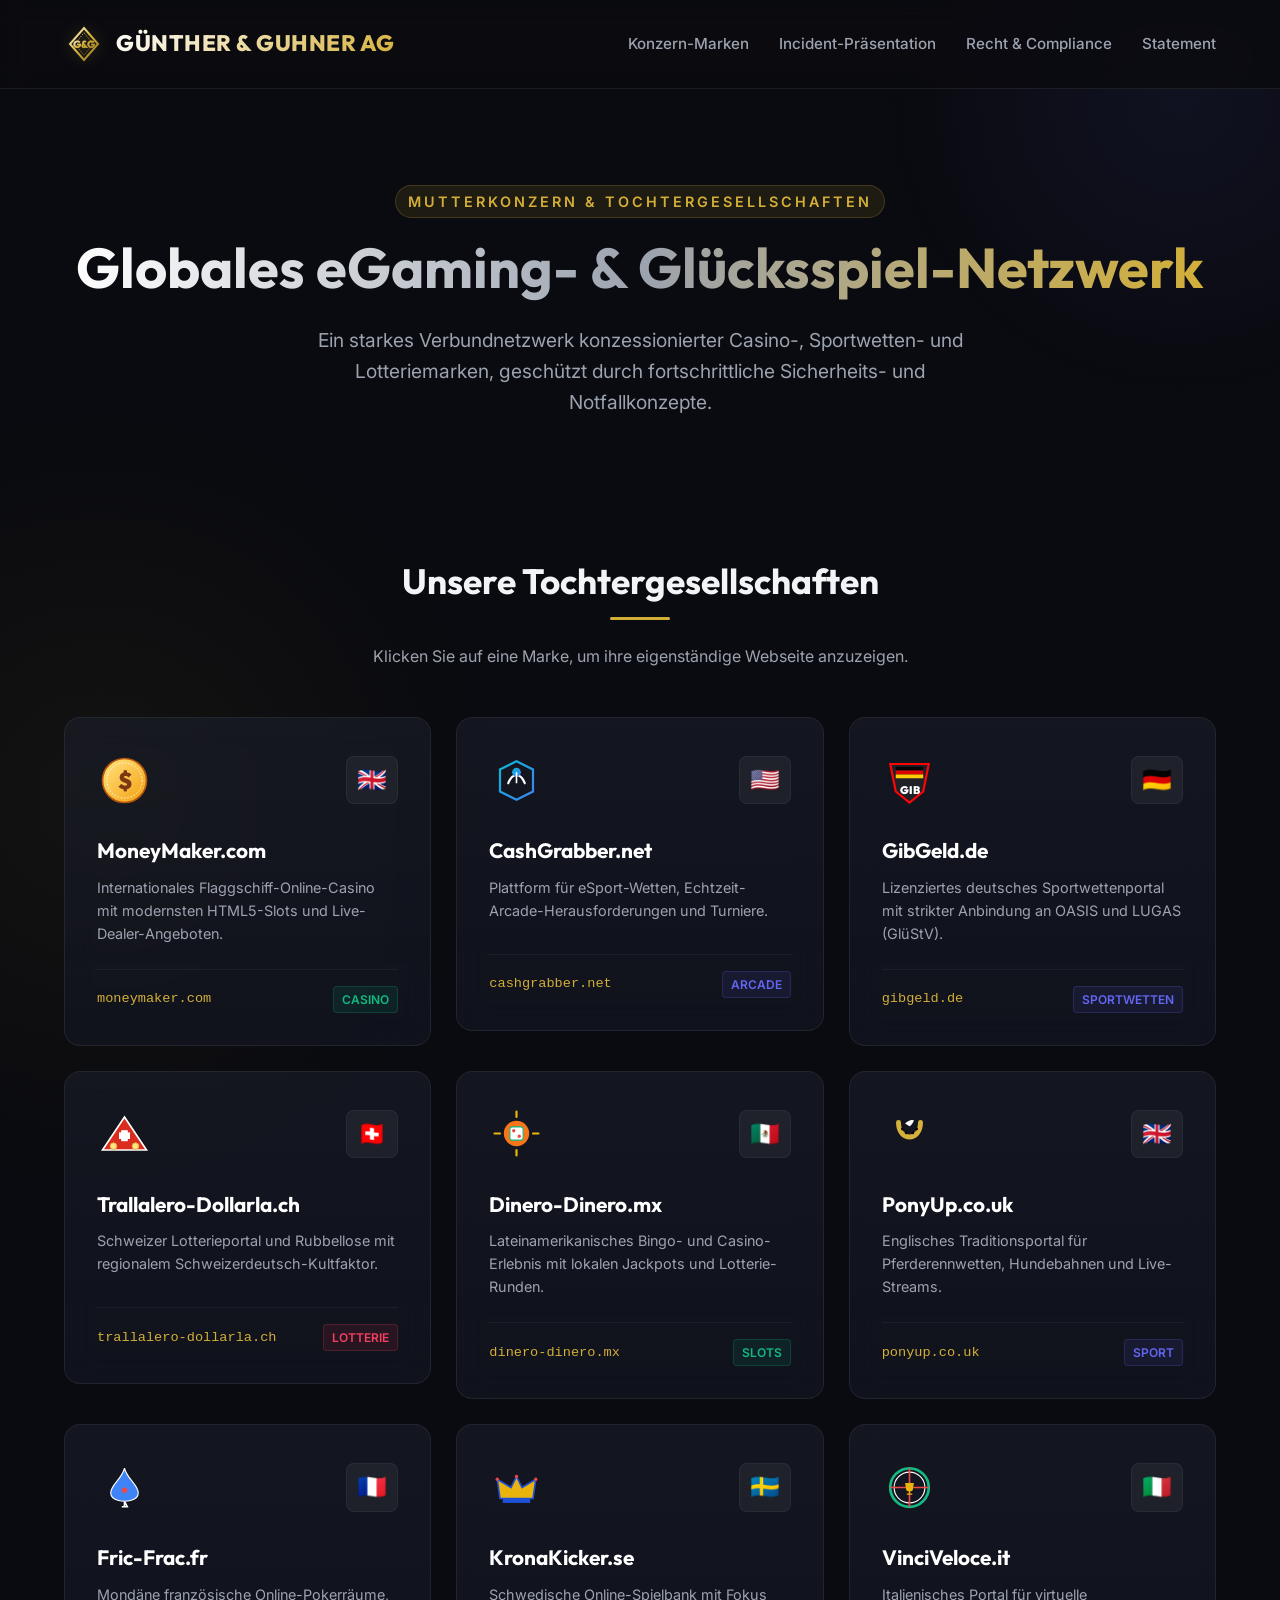
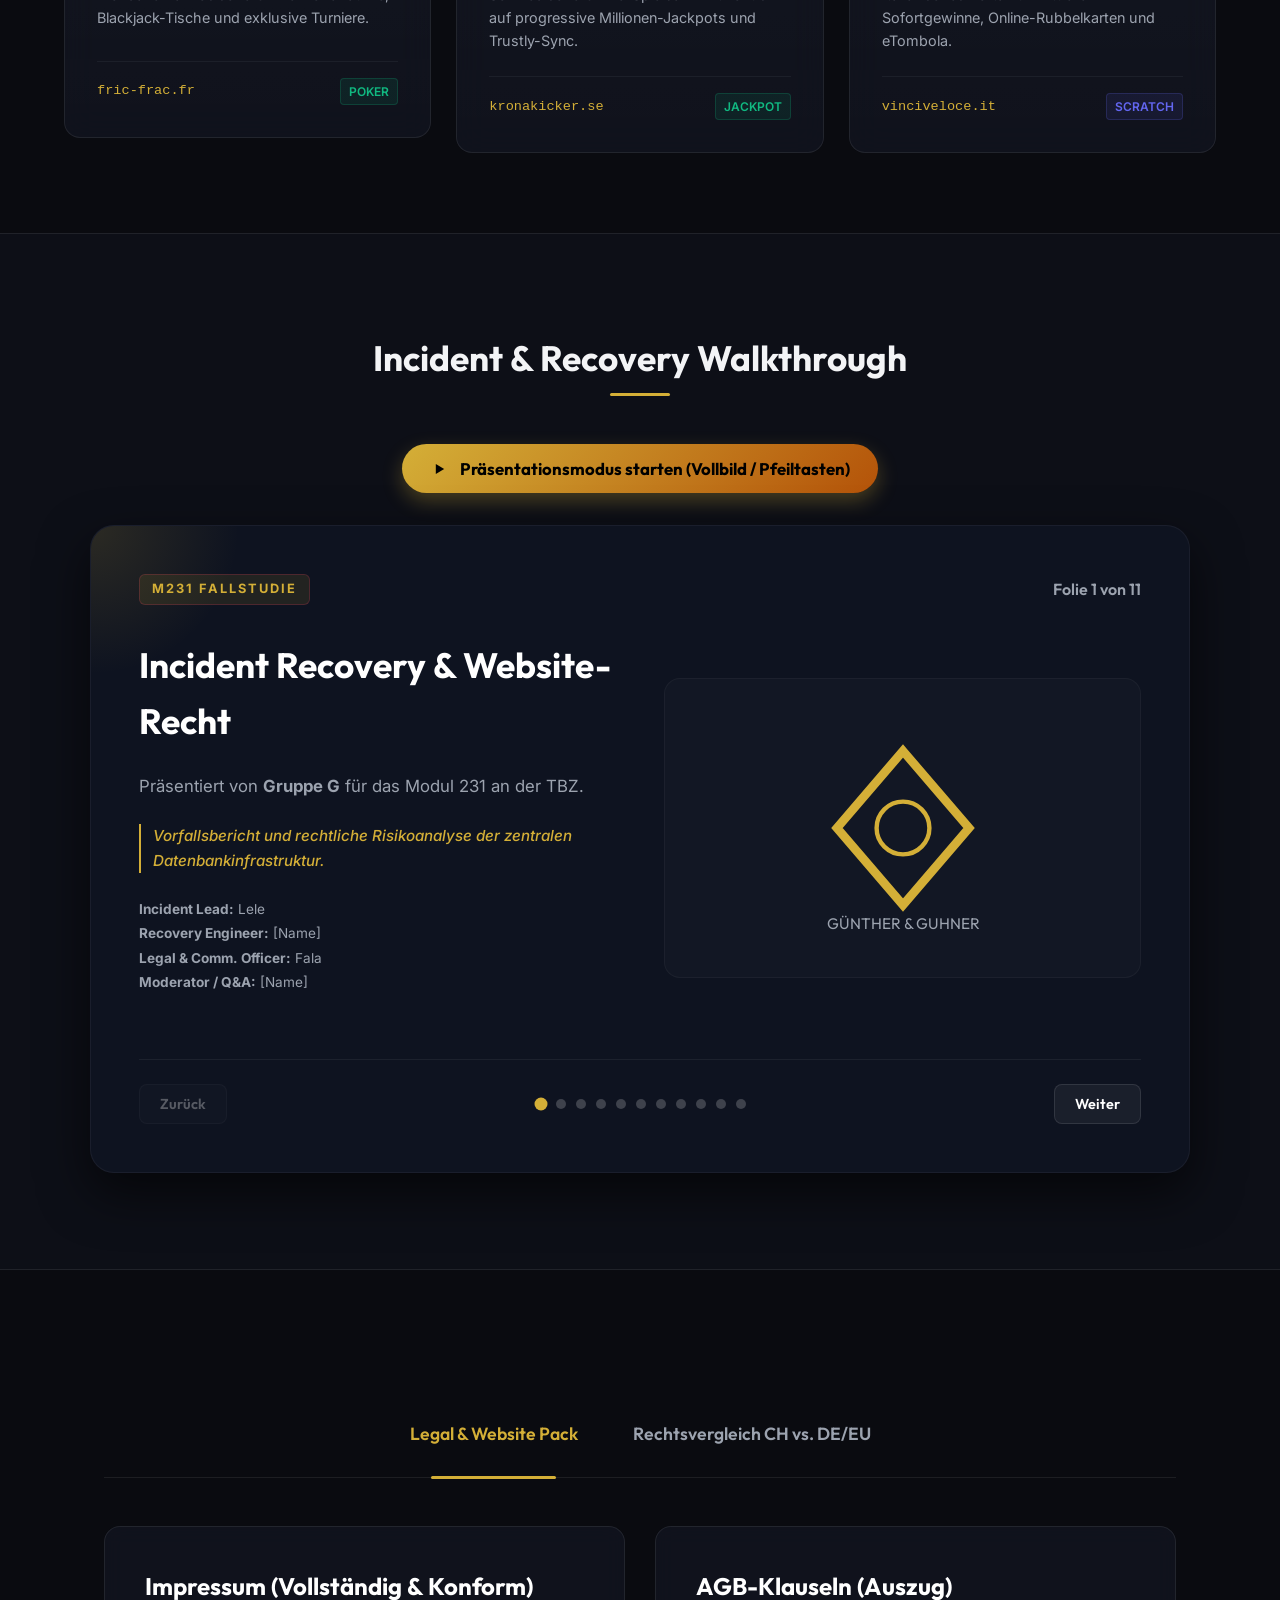
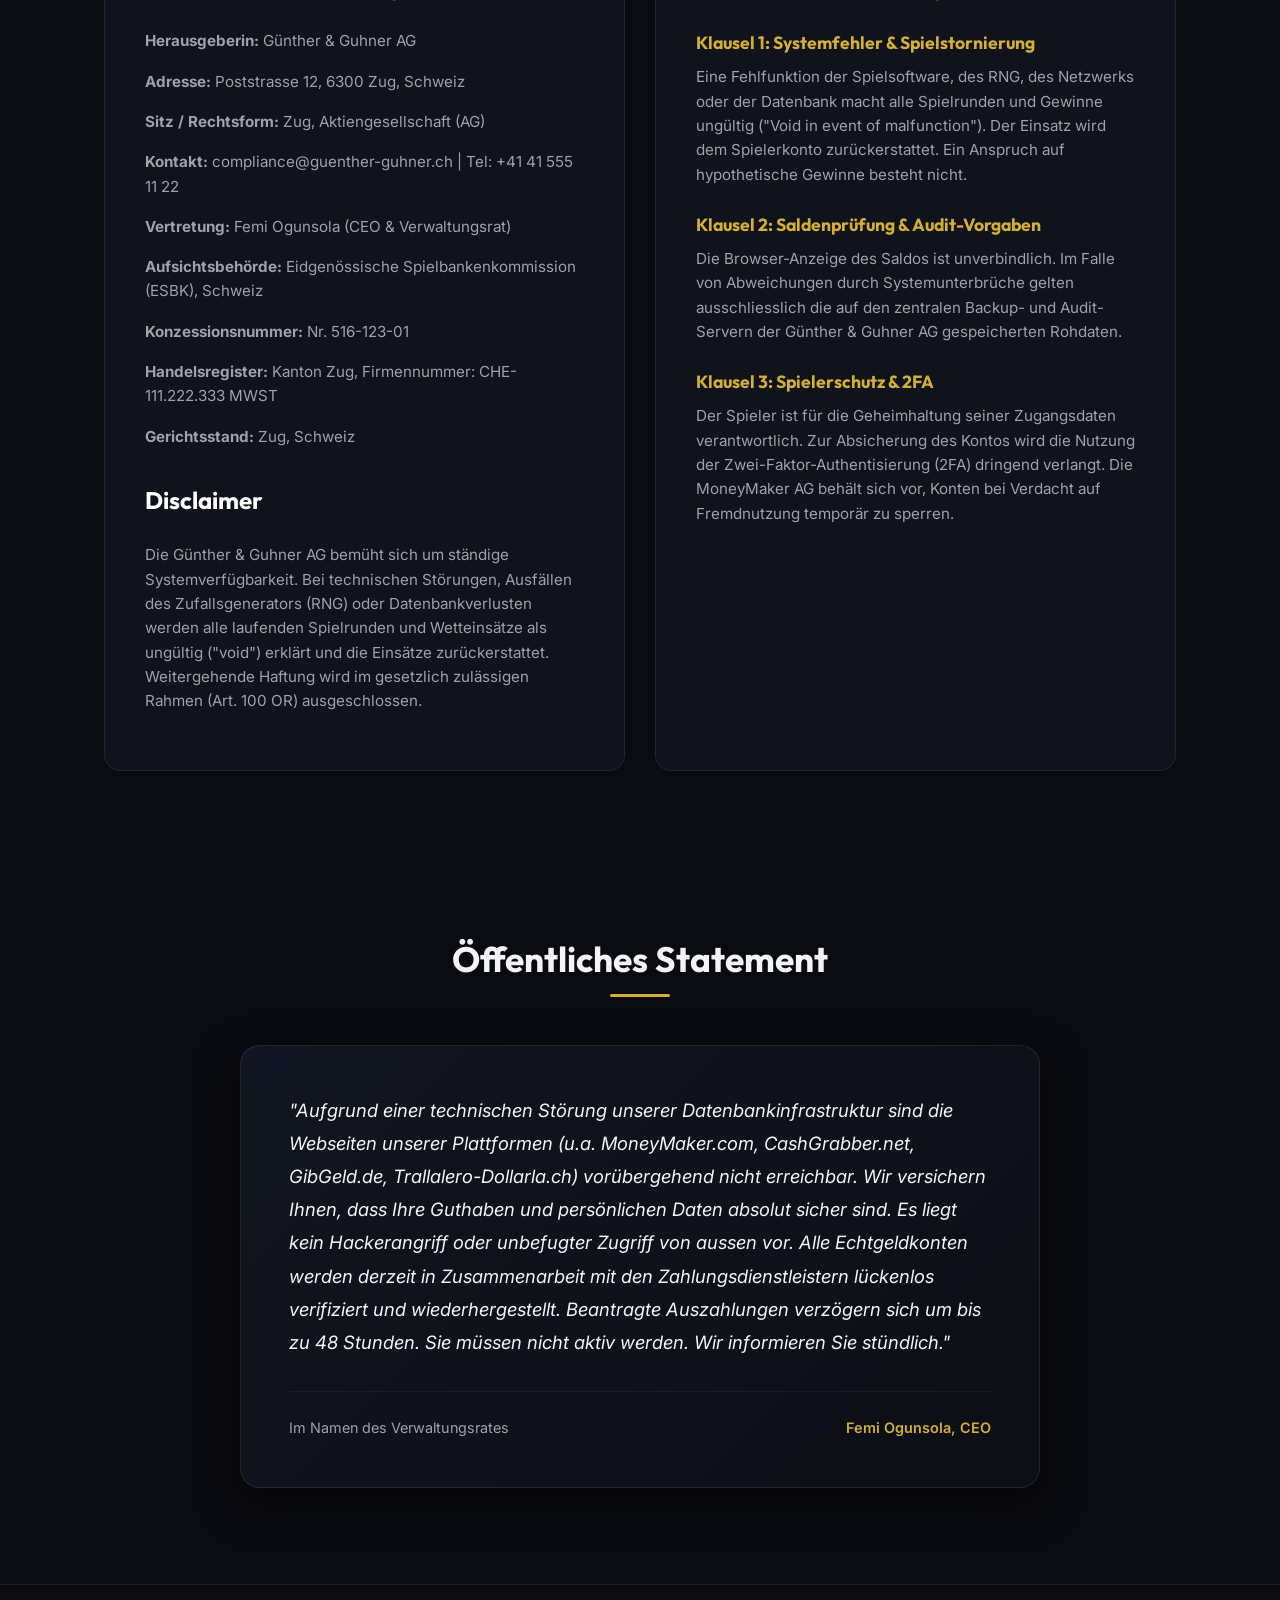
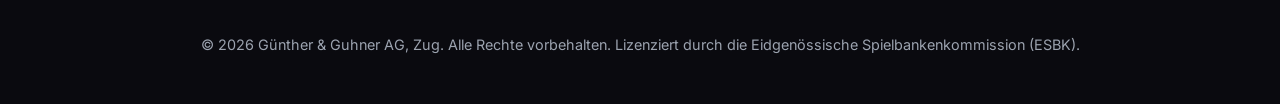
<file: index.html>
<!DOCTYPE html>
<html lang="de">
<head>
    <meta charset="UTF-8">
    <meta name="viewport" content="width=device-width, initial-scale=1.0">
    <title>Günther & Guhner AG - Konzern-Struktur & Incident Recovery</title>
    <link rel="stylesheet" href="style.css">
    <style>
        .brand-card-link {
            display: block;
            text-decoration: none;
            color: inherit;
        }
        .brand-card-link:hover .brand-name {
            color: var(--gold);
        }
        /* Style for Quiz items on the quiz slide */
        .quiz-container {
            text-align: left;
            background: rgba(255, 255, 255, 0.02);
            border: 1px solid rgba(255,255,255,0.05);
            border-radius: 12px;
            padding: 1.5rem;
            margin-top: 1rem;
        }
        .quiz-question {
            font-weight: bold;
            color: var(--gold);
            margin-bottom: 0.5rem;
            font-size: 1rem;
        }
        .quiz-answer {
            color: var(--text-secondary);
            font-size: 0.9rem;
            margin-bottom: 1rem;
            padding-left: 10px;
            border-left: 2px solid var(--indigo);
        }
    </style>
</head>
<body>
    <div class="glow-bg"></div>
    <div class="glow-bg-bottom"></div>

    <!-- Header Navigation -->
    <nav>
        <div class="nav-logo">
            <!-- Parent Company SVG Logo -->
            <svg viewBox="0 0 100 100" xmlns="http://www.w3.org/2000/svg">
                <defs>
                    <linearGradient id="navGoldGrad" x1="0%" y1="0%" x2="100%" y2="100%">
                        <stop offset="0%" stop-color="#fffbde"/>
                        <stop offset="50%" stop-color="#d4af37"/>
                        <stop offset="100%" stop-color="#8a6f27"/>
                    </linearGradient>
                </defs>
                <polygon points="50,10 85,50 50,90 15,50" fill="none" stroke="url(#navGoldGrad)" stroke-width="5"/>
                <polygon points="50,22 73,50 50,78 27,50" fill="none" stroke="url(#navGoldGrad)" stroke-width="2" stroke-dasharray="3,3"/>
                <text x="50" y="59" font-family="'Outfit', sans-serif" font-weight="900" font-size="26" fill="url(#navGoldGrad)" text-anchor="middle">G&G</text>
            </svg>
            <span>GÜNTHER & GUHNER AG</span>
        </div>
        <ul class="nav-links">
            <li><a href="#brands-sec">Konzern-Marken</a></li>
            <li><a href="#incident-sec">Incident-Präsentation</a></li>
            <li><a href="#details-sec">Recht & Compliance</a></li>
            <li><a href="#statement-sec">Statement</a></li>
        </ul>
    </nav>

    <!-- Hero Header -->
    <header class="hero">
        <span class="hero-subtitle">Mutterkonzern & Tochtergesellschaften</span>
        <h1>Globales eGaming- &amp; Glücksspiel-Netzwerk</h1>
        <p>Ein starkes Verbundnetzwerk konzessionierter Casino-, Sportwetten- und Lotteriemarken, geschützt durch fortschrittliche Sicherheits- und Notfallkonzepte.</p>
    </header>

    <!-- Brands Grid Section -->
    <section id="brands-sec" class="brands-container">
        <h2 class="section-title">Unsere Tochtergesellschaften</h2>
        <p style="text-align: center; color: var(--text-secondary); margin-bottom: 3rem; margin-top: -1.5rem;">Klicken Sie auf eine Marke, um ihre eigenständige Webseite anzuzeigen.</p>
        
        <div class="brands-grid">
            <!-- 1. MoneyMaker.com -->
            <a href="moneymaker.html" class="brand-card-link">
                <div class="brand-card">
                    <div class="brand-header">
                        <div class="brand-logo-container">
                            <svg viewBox="0 0 100 100" xmlns="http://www.w3.org/2000/svg">
                                <defs>
                                    <linearGradient id="coinGrad" x1="0%" y1="0%" x2="100%" y2="100%">
                                        <stop offset="0%" stop-color="#ffe47e"/>
                                        <stop offset="100%" stop-color="#f59e0b"/>
                                    </linearGradient>
                                </defs>
                                <circle cx="50" cy="50" r="40" fill="url(#coinGrad)" stroke="#b45309" stroke-width="3"/>
                                <circle cx="50" cy="50" r="32" fill="none" stroke="#fff" stroke-dasharray="3,3" stroke-width="1.5"/>
                                <text x="50" y="65" font-family="'Outfit', sans-serif" font-weight="900" font-size="42" fill="#78350f" text-anchor="middle">$</text>
                            </svg>
                        </div>
                        <span class="brand-flag">🇬🇧</span>
                    </div>
                    <h3 class="brand-name">MoneyMaker.com</h3>
                    <p class="brand-desc">Internationales Flaggschiff-Online-Casino mit modernsten HTML5-Slots und Live-Dealer-Angeboten.</p>
                    <div class="brand-meta">
                        <span class="brand-domain">moneymaker.com</span>
                        <span class="brand-badge badge-live">Casino</span>
                    </div>
                </div>
            </a>

            <!-- 2. CashGrabber.net -->
            <a href="cashgrabber.html" class="brand-card-link">
                <div class="brand-card">
                    <div class="brand-header">
                        <div class="brand-logo-container">
                            <svg viewBox="0 0 100 100" xmlns="http://www.w3.org/2000/svg">
                                <defs>
                                    <linearGradient id="neonGrad" x1="0%" y1="0%" x2="100%" y2="100%">
                                        <stop offset="0%" stop-color="#06b6d4"/>
                                        <stop offset="100%" stop-color="#3b82f6"/>
                                    </linearGradient>
                                </defs>
                                <path d="M20,70 L20,30 L50,15 L80,30 L80,70 L50,85 Z" fill="none" stroke="url(#neonGrad)" stroke-width="4"/>
                                <path d="M35,55 C35,55 40,40 50,40 C60,40 65,55 65,55" fill="none" stroke="#fff" stroke-width="4" stroke-linecap="round"/>
                                <circle cx="50" cy="35" r="8" fill="url(#neonGrad)"/>
                                <path d="M50,35 L50,55" stroke="#fff" stroke-width="3"/>
                            </svg>
                        </div>
                        <span class="brand-flag">🇺🇸</span>
                    </div>
                    <h3 class="brand-name">CashGrabber.net</h3>
                    <p class="brand-desc">Plattform für eSport-Wetten, Echtzeit-Arcade-Herausforderungen und Turniere.</p>
                    <div class="brand-meta">
                        <span class="brand-domain">cashgrabber.net</span>
                        <span class="brand-badge badge-sports">Arcade</span>
                    </div>
                </div>
            </a>

            <!-- 3. GibGeld.de -->
            <a href="gibgeld.html" class="brand-card-link">
                <div class="brand-card">
                    <div class="brand-header">
                        <div class="brand-logo-container">
                            <svg viewBox="0 0 100 100" xmlns="http://www.w3.org/2000/svg">
                                <path d="M15,20 L85,20 L75,70 L50,90 L25,70 Z" fill="#1c1d24" stroke="#ff0000" stroke-width="4"/>
                                <path d="M25,25 H75 V32 H25 Z" fill="#000"/>
                                <path d="M25,32 H75 V39 H25 Z" fill="#dd0000"/>
                                <path d="M25,39 H75 V46 H25 Z" fill="#ffcc00"/>
                                <text x="50" y="75" font-family="'Outfit', sans-serif" font-weight="900" font-size="20" fill="#fff" text-anchor="middle">GIB</text>
                            </svg>
                        </div>
                        <span class="brand-flag">🇩🇪</span>
                    </div>
                    <h3 class="brand-name">GibGeld.de</h3>
                    <p class="brand-desc">Lizenziertes deutsches Sportwettenportal mit strikter Anbindung an OASIS und LUGAS (GlüStV).</p>
                    <div class="brand-meta">
                        <span class="brand-domain">gibgeld.de</span>
                        <span class="brand-badge badge-sports">Sportwetten</span>
                    </div>
                </div>
            </a>

            <!-- 4. Trallalero-Dollarla.ch -->
            <a href="trallalero.html" class="brand-card-link">
                <div class="brand-card">
                    <div class="brand-header">
                        <div class="brand-logo-container">
                            <svg viewBox="0 0 100 100" xmlns="http://www.w3.org/2000/svg">
                                <path d="M10,80 L50,20 L90,80 Z" fill="#da291c" stroke="#fff" stroke-width="3"/>
                                <rect x="44" y="44" width="12" height="20" fill="#fff"/>
                                <rect x="40" y="48" width="20" height="12" fill="#fff"/>
                                <circle cx="30" cy="73" r="6" fill="#ffe47e" stroke="#d4af37" stroke-width="1.5"/>
                                <circle cx="70" cy="73" r="6" fill="#ffe47e" stroke="#d4af37" stroke-width="1.5"/>
                            </svg>
                        </div>
                        <span class="brand-flag">🇨🇭</span>
                    </div>
                    <h3 class="brand-name">Trallalero-Dollarla.ch</h3>
                    <p class="brand-desc">Schweizer Lotterieportal und Rubbellose mit regionalem Schweizerdeutsch-Kultfaktor.</p>
                    <div class="brand-meta">
                        <span class="brand-domain">trallalero-dollarla.ch</span>
                        <span class="brand-badge badge-swiss">Lotterie</span>
                    </div>
                </div>
            </a>

            <!-- 5. Dinero-Dinero.mx -->
            <a href="dinerodinero.html" class="brand-card-link">
                <div class="brand-card">
                    <div class="brand-header">
                        <div class="brand-logo-container">
                            <svg viewBox="0 0 100 100" xmlns="http://www.w3.org/2000/svg">
                                <circle cx="50" cy="50" r="23" fill="#f97316"/>
                                <path d="M50,10 L50,20 M50,80 L50,90 M10,50 L20,50 M80,50 L90,50" stroke="#eab308" stroke-width="4" stroke-linecap="round"/>
                                <rect x="38" y="38" width="24" height="24" rx="4" fill="#fff" stroke="#10b981" stroke-width="2"/>
                                <circle cx="45" cy="45" r="3" fill="#ef4444"/>
                                <circle cx="55" cy="55" r="3" fill="#ef4444"/>
                            </svg>
                        </div>
                        <span class="brand-flag">🇲🇽</span>
                    </div>
                    <h3 class="brand-name">Dinero-Dinero.mx</h3>
                    <p class="brand-desc">Lateinamerikanisches Bingo- und Casino-Erlebnis mit lokalen Jackpots und Lotterie-Runden.</p>
                    <div class="brand-meta">
                        <span class="brand-domain">dinero-dinero.mx</span>
                        <span class="brand-badge badge-live">Slots</span>
                    </div>
                </div>
            </a>

            <!-- 6. PonyUp.co.uk -->
            <a href="ponyup.html" class="brand-card-link">
                <div class="brand-card">
                    <div class="brand-header">
                        <div class="brand-logo-container">
                            <svg viewBox="0 0 100 100" xmlns="http://www.w3.org/2000/svg">
                                <path d="M30,30 C30,65 70,65 70,30" fill="none" stroke="#d4af37" stroke-width="9" stroke-linecap="round"/>
                                <circle cx="37" cy="42" r="2.5" fill="#000"/>
                                <circle cx="44" cy="49" r="2.5" fill="#000"/>
                                <circle cx="56" cy="49" r="2.5" fill="#000"/>
                                <circle cx="63" cy="42" r="2.5" fill="#000"/>
                                <path d="M42,32 C48,26 53,24 58,26 C57,29 55,34 50,37 Z" fill="#fff"/>
                            </svg>
                        </div>
                        <span class="brand-flag">🇬🇧</span>
                    </div>
                    <h3 class="brand-name">PonyUp.co.uk</h3>
                    <p class="brand-desc">Englisches Traditionsportal für Pferderennwetten, Hundebahnen und Live-Streams.</p>
                    <div class="brand-meta">
                        <span class="brand-domain">ponyup.co.uk</span>
                        <span class="brand-badge badge-sports">Sport</span>
                    </div>
                </div>
            </a>

            <!-- 7. Fric-Frac.fr -->
            <a href="fricfrac.html" class="brand-card-link">
                <div class="brand-card">
                    <div class="brand-header">
                        <div class="brand-logo-container">
                            <svg viewBox="0 0 100 100" xmlns="http://www.w3.org/2000/svg">
                                <path d="M50,15 C45,35 25,45 25,60 C25,75 50,75 50,75 C50,75 75,75 75,60 C75,45 55,35 50,15 Z" fill="#3b82f6" stroke="#fff" stroke-width="2"/>
                                <path d="M50,75 L50,85 L45,85 L55,85 Z" stroke="#fff" stroke-width="3"/>
                                <circle cx="50" cy="55" r="5" fill="#ef4444"/>
                            </svg>
                        </div>
                        <span class="brand-flag">🇫🇷</span>
                    </div>
                    <h3 class="brand-name">Fric-Frac.fr</h3>
                    <p class="brand-desc">Mondäne französische Online-Pokerräume, Blackjack-Tische und exklusive Turniere.</p>
                    <div class="brand-meta">
                        <span class="brand-domain">fric-frac.fr</span>
                        <span class="brand-badge badge-live">Poker</span>
                    </div>
                </div>
            </a>

            <!-- 8. KronaKicker.se -->
            <a href="kronakicker.html" class="brand-card-link">
                <div class="brand-card">
                    <div class="brand-header">
                        <div class="brand-logo-container">
                            <svg viewBox="0 0 100 100" xmlns="http://www.w3.org/2000/svg">
                                <path d="M20,70 L15,35 L40,50 L50,30 L60,50 L85,35 L80,70 Z" fill="#eab308" stroke="#1d4ed8" stroke-width="3"/>
                                <rect x="25" y="70" width="50" height="8" fill="#1d4ed8"/>
                                <circle cx="50" cy="30" r="3" fill="#ef4444"/>
                                <circle cx="15" cy="35" r="3" fill="#ef4444"/>
                                <circle cx="85" cy="35" r="3" fill="#ef4444"/>
                            </svg>
                        </div>
                        <span class="brand-flag">🇸🇪</span>
                    </div>
                    <h3 class="brand-name">KronaKicker.se</h3>
                    <p class="brand-desc">Schwedische Online-Spielbank mit Fokus auf progressive Millionen-Jackpots und Trustly-Sync.</p>
                    <div class="brand-meta">
                        <span class="brand-domain">kronakicker.se</span>
                        <span class="brand-badge badge-live">Jackpot</span>
                    </div>
                </div>
            </a>

            <!-- 9. VinciVeloce.it -->
            <a href="vinciveloce.html" class="brand-card-link">
                <div class="brand-card">
                    <div class="brand-header">
                        <div class="brand-logo-container">
                            <svg viewBox="0 0 100 100" xmlns="http://www.w3.org/2000/svg">
                                <circle cx="50" cy="50" r="35" fill="none" stroke="#10b981" stroke-width="5"/>
                                <circle cx="50" cy="50" r="28" fill="none" stroke="#fff" stroke-width="2"/>
                                <path d="M50,15 L50,85 M15,50 L85,50" stroke="#ef4444" stroke-width="3"/>
                                <path d="M42,42 L58,42 L56,54 C56,58 44,58 44,54 Z" fill="#eab308"/>
                                <path d="M50,56 L50,62 M45,62 L55,62" stroke="#eab308" stroke-width="2"/>
                            </svg>
                        </div>
                        <span class="brand-flag">🇮🇹</span>
                    </div>
                    <h3 class="brand-name">VinciVeloce.it</h3>
                    <p class="brand-desc">Italienisches Portal für virtuelle Sofortgewinne, Online-Rubbelkarten und eTombola.</p>
                    <div class="brand-meta">
                        <span class="brand-domain">vinciveloce.it</span>
                        <span class="brand-badge badge-sports">Scratch</span>
                    </div>
                </div>
            </a>
        </div>
    </section>

    <!-- Incident Presentation Section -->
    <section id="incident-sec" class="presentation-section">
        <div class="presentation-container">
            <h2 class="section-title">Incident &amp; Recovery Walkthrough</h2>

            <!-- Play Presentation Buttons -->
            <div class="pres-trigger-container">
                <button id="start-pres-btn" class="btn-start-presentation">
                    <svg viewBox="0 0 24 24">
                        <path d="M7 6v12l10-6z"/>
                    </svg>
                    Präsentationsmodus starten (Vollbild / Pfeiltasten)
                </button>
            </div>
            
            <div class="slide-box">
                <button id="close-pres-btn" title="Vollbild schliessen">&times;</button>
                <div class="slide-glow"></div>

                <!-- Slide 1: Startfolie (Titel) -->
                <div class="slide-content active">
                    <div class="slide-header">
                        <span class="slide-tag icon-gold" style="background: rgba(212, 175, 55, 0.1);">M231 Fallstudie</span>
                        <span class="slide-number">Folie 1 von 11</span>
                    </div>
                    <div class="slide-grid">
                        <div class="slide-text">
                            <h3 class="slide-title">Incident Recovery &amp; Website-Recht</h3>
                            <p>Präsentiert von <strong>Gruppe G</strong> für das Modul 231 an der TBZ.</p>
                            <p style="font-size: 0.95rem; color: var(--gold); font-weight: 500; font-style: italic; border-left: 2px solid var(--gold); padding-left: 12px; margin: 1.5rem 0;">
                                Vorfallsbericht und rechtliche Risikoanalyse der zentralen Datenbankinfrastruktur.
                            </p>
                            <p style="font-size: 0.85rem; color: var(--text-secondary); line-height: 1.8;">
                                <strong>Incident Lead:</strong> Lele<br>
                                <strong>Recovery Engineer:</strong> [Name]<br>
                                <strong>Legal &amp; Comm. Officer:</strong> Fala<br>
                                <strong>Moderator / Q&A:</strong> [Name]
                            </p>
                        </div>
                        <div class="slide-visual">
                            <svg width="220" height="220" viewBox="0 0 100 100">
                                <polygon points="50,15 80,50 50,85 20,50" fill="none" stroke="var(--gold)" stroke-width="4"/>
                                <circle cx="50" cy="50" r="12" fill="none" stroke="var(--gold)" stroke-width="2" class="pulse-circle"/>
                                <text x="50" y="96" font-family="'Outfit', sans-serif" font-size="7" fill="var(--text-secondary)" text-anchor="middle">GÜNTHER &amp; GUHNER</text>
                            </svg>
                        </div>
                    </div>
                </div>

                <!-- Slide 2: Der Vorfall (Incident summary) -->
                <div class="slide-content">
                    <div class="slide-header">
                        <span class="slide-tag icon-red" style="background: rgba(244, 63, 94, 0.1);">IT-Vorfall</span>
                        <span class="slide-number">Folie 2 von 11</span>
                    </div>
                    <div class="slide-grid">
                        <div class="slide-text">
                            <h3 class="slide-title">Datenbank-Crash &amp; Backup-Fehler</h3>
                            <p><strong>Incident Lead Lele:</strong> Ein fehlerhaftes Skript während eines System-Updates korrumpierte die PostgreSQL-Datenbank der Günther &amp; Guhner AG. Das wöchentliche Backup enthielt fälschlicherweise nur statische Webdateien.</p>
                            <ul class="slide-list" style="font-size: 0.85rem; line-height: 1.55;">
                                <li>
                                    <svg fill="none" stroke="currentColor" stroke-width="2" viewBox="0 0 24 24" class="icon-red"><path stroke-linecap="round" stroke-linejoin="round" d="M12 9v2m0 4h.01m-6.938 4h13.856c1.54 0 2.502-1.667 1.732-3L13.732 4c-.77-1.333-2.694-1.333-3.464 0L3.34 16c-.77 1.333.192 3 1.732 3z"/></svg>
                                    <span><strong>Unvollständiges Backup (DB fehlt):</strong> Der Restore brachte eine leere, nicht funktionierende Web-App zurück, da die eigentliche Datenbank und kritische Configs nicht gesichert wurden.</span>
                                </li>
                                <li>
                                    <svg fill="none" stroke="currentColor" stroke-width="2" viewBox="0 0 24 24" class="icon-red"><path stroke-linecap="round" stroke-linejoin="round" d="M18.364 18.364A9 9 0 005.636 5.636m12.728 12.728A9 9 0 015.636 5.636m12.728 12.728L5.636 5.636"/></svg>
                                    <span><strong>Systemstatus:</strong> Alle 9 internationalen Casino- und Sportwetten-Plattformen mussten aus Sicherheitsgründen sofort offline genommen werden (Totalausfall).</span>
                                </li>
                            </ul>
                        </div>
                        <div class="slide-visual">
                            <svg width="220" height="220" viewBox="0 0 100 100">
                                <circle cx="50" cy="50" r="45" fill="none" stroke="rgba(244, 63, 94, 0.2)" stroke-width="3"/>
                                <rect x="30" y="30" width="40" height="10" rx="2" fill="#f43f5e" opacity="0.9"/>
                                <rect x="30" y="45" width="40" height="10" rx="2" fill="#f43f5e" opacity="0.6"/>
                                <rect x="30" y="60" width="40" height="10" rx="2" fill="#f43f5e" opacity="0.3"/>
                                <line x1="20" y1="20" x2="80" y2="80" stroke="#f43f5e" stroke-width="5" stroke-linecap="round"/>
                                <line x1="80" y1="20" x2="20" y2="80" stroke="#f43f5e" stroke-width="5" stroke-linecap="round"/>
                            </svg>
                        </div>
                    </div>
                </div>

                <!-- Slide 3: Die geschäftliche Kritikalität -->
                <div class="slide-content">
                    <div class="slide-header">
                        <span class="slide-tag icon-red" style="background: rgba(239, 68, 68, 0.1);">Kritikalität</span>
                        <span class="slide-number">Folie 3 von 11</span>
                    </div>
                    <div class="slide-grid">
                        <div class="slide-text">
                            <h3 class="slide-title">Warum der Vorfall existenzbedrohend ist</h3>
                            <p>Glücksspielplattformen basieren auf absolutem Vertrauen. Dieser Ausfall bedroht das gesamte Überleben des Konzerns:</p>
                            <ul class="slide-list" style="font-size: 0.85rem; line-height: 1.55;">
                                <li>
                                    <svg fill="none" stroke="currentColor" stroke-width="2" viewBox="0 0 24 24" class="icon-red"><path stroke-linecap="round" stroke-linejoin="round" d="M12 15v2m-6 4h12a2 2 0 002-2v-6a2 2 0 00-2-2H6a2 2 0 00-2 2v6a2 2 0 002 2zm10-10V7a4 4 0 00-8 0v4h8z"/></svg>
                                    <span><strong>Verlust der Spiellizenzen:</strong> Aufsichtsbehörden wie die ESBK (Schweiz) oder die MGA verlangen Lückenlosigkeit. Fehlen Spieldaten und Kontostände, wird die Konzession entzogen.</span>
                                </li>
                                <li>
                                    <svg fill="none" stroke="currentColor" stroke-width="2" viewBox="0 0 24 24" class="icon-red"><path stroke-linecap="round" stroke-linejoin="round" d="M12 8c-1.657 0-3 .895-3 2s1.343 2 3 2 3 .895 3 2-1.343 2-3 2m0-8c1.11 0 2.08.402 2.599 1M12 8V7m0 1v8m0 0v1m0-1c-1.11 0-2.08-.402-2.599-1M21 12a9 9 0 11-18 0 9 9 0 0118 0z"/></svg>
                                    <span><strong>Massive Haftungs- &amp; Finanzrisiken:</strong> Spieler fordern Guthaben zurück. Zahlen wir blind aus, kommt es zu Betrug. Verweigern wir es, drohen Klagewellen und Exit-Scam-Vorwürfe.</span>
                                </li>
                            </ul>
                        </div>
                        <div class="slide-visual">
                            <svg width="220" height="220" viewBox="0 0 100 100">
                                <path d="M50,15 L90,35 L90,65 L50,85 L10,65 L10,35 Z" fill="none" stroke="#ef4444" stroke-width="3"/>
                                <path d="M30,50 L70,50" stroke="#ef4444" stroke-width="4"/>
                                <circle cx="50" cy="50" r="15" fill="none" stroke="#ef4444" stroke-width="3"/>
                                <text x="50" y="55" font-family="Outfit" font-size="16" fill="#ef4444" font-weight="bold" text-anchor="middle">!</text>
                            </svg>
                        </div>
                    </div>
                </div>

                <!-- Slide 4: RPO & RTO Metriken -->
                <div class="slide-content">
                    <div class="slide-header">
                        <span class="slide-tag icon-blue" style="background: rgba(99, 102, 241, 0.1);">Ziele vs. Realität</span>
                        <span class="slide-number">Folie 4 von 11</span>
                    </div>
                    <div class="slide-grid">
                        <div class="slide-text">
                            <h3 class="slide-title">Recovery Point &amp; Time Objectives</h3>
                            <p>Unsere RPO- und RTO-Grenzwerte wurden durch den Ausfall extrem verletzt:</p>
                            <ul class="slide-list" style="font-size: 0.85rem; line-height: 1.55;">
                                <li>
                                    <svg fill="none" stroke="currentColor" stroke-width="2" viewBox="0 0 24 24" class="icon-blue"><path stroke-linecap="round" stroke-linejoin="round" d="M12 8v4l3 3m6-3a9 9 0 11-18 0 9 9 0 0118 0z"/></svg>
                                    <span><strong>RPO (Soll: Minuten):</strong> Da kein valides Datenbank-Backup existiert, erleiden wir einen nominellen Datenverlust von mehreren Wochen (Wiederherstellung aus Rohdaten nötig).</span>
                                </li>
                                <li>
                                    <svg fill="none" stroke="currentColor" stroke-width="2" viewBox="0 0 24 24" class="icon-blue"><path stroke-linecap="round" stroke-linejoin="round" d="M13 10V3L4 14h7v7l9-11h-7z"/></svg>
                                    <span><strong>RTO (Soll: 1 Std.):</strong> Wegen der aufwendigen manuellen Rekonstruktion aus Redis-Caches, Webserver-Logs und API-Logs beträgt die tatsächliche Downtime **1 bis 2 Tage**.</span>
                                </li>
                            </ul>
                        </div>
                        <div class="slide-visual">
                            <svg width="220" height="220" viewBox="0 0 100 100">
                                <circle cx="50" cy="50" r="40" fill="none" stroke="var(--indigo)" stroke-width="3"/>
                                <path d="M50,15 L50,50 L75,65" fill="none" stroke="var(--indigo)" stroke-width="4" stroke-linecap="round"/>
                                <circle cx="50" cy="50" r="4" fill="#fff"/>
                            </svg>
                        </div>
                    </div>
                </div>

                <!-- Slide 5: Recovery Steps (1-3) -->
                <div class="slide-content">
                    <div class="slide-header">
                        <span class="slide-tag icon-gold" style="background: rgba(212, 175, 55, 0.1);">Wiederherstellung: Phase 1</span>
                        <span class="slide-number">Folie 5 von 11</span>
                    </div>
                    <div class="slide-grid">
                        <div class="slide-text">
                            <h3 class="slide-title">Recovery-Schritte 1 bis 3</h3>
                            <p><strong>Recovery Engineer:</strong> Phase 1 fokussiert sich auf die Lokalisierung und Strukturierung geretteter Datenfragmente:</p>
                            <ul class="slide-list" style="font-size: 0.85rem; line-height: 1.55;">
                                <li>
                                    <svg fill="none" stroke="currentColor" stroke-width="2" viewBox="0 0 24 24" class="icon-gold"><path stroke-linecap="round" stroke-linejoin="round" d="M21 21l-6-6m2-5a7 7 0 11-14 0 7 7 0 0114 0z"/></svg>
                                    <span><strong>1. Suche &amp; Cache-Sicherung:</strong> Extrahieren temporärer User-Sessions aus Redis, Auswerten der Write-Ahead Logs (WAL) und Abgleich lokaler Entwickler-DBs.</span>
                                </li>
                                <li>
                                    <svg fill="none" stroke="currentColor" stroke-width="2" viewBox="0 0 24 24" class="icon-gold"><path stroke-linecap="round" stroke-linejoin="round" d="M19.428 15.428a2 2 0 00-1.022-.547l-2.387-.477a6 6 0 00-3.86.517l-.318.158a6 6 0 01-3.86.517L6.05 15.21a2 2 0 00-1.806.547M8 4h8l-1 1v5.172a2 2 0 00.586 1.414l5 5c1.26 1.26.367 3.414-1.415 3.414H4.828c-1.782 0-2.674-2.154-1.414-3.414l5-5A2 2 0 009 10.172V5L8 4z"/></svg>
                                    <span><strong>2. DB-Schema-Rekonstruktion:</strong> Automatisierte Neuerzeugung des Datenbankschemas über die **Entity Framework Migrations** und den Database Context der Anwendung.</span>
                                </li>
                                <li>
                                    <svg fill="none" stroke="currentColor" stroke-width="2" viewBox="0 0 24 24" class="icon-gold"><path stroke-linecap="round" stroke-linejoin="round" d="M9 17v-2m3 2v-4m3 4v-6m2 10H7a2 2 0 01-2-2V5a2 2 0 012-2h5.586a1 1 0 01.707.293l5.414 5.414a1 1 0 01.293.707V19a2 2 0 01-2 2z"/></svg>
                                    <span><strong>3. Finanz- und API-Datenabgleich:</strong> Abgleich der Transaktionen mit den Schnittstellen externer Zahlungsdienstleister und Game-Provider (Evolution, NetEnt) zur Saldierung.</span>
                                </li>
                            </ul>
                        </div>
                        <div class="slide-visual">
                            <svg width="220" height="220" viewBox="0 0 100 100">
                                <rect x="25" y="25" width="50" height="50" rx="4" fill="none" stroke="var(--gold)" stroke-width="3"/>
                                <circle cx="50" cy="50" r="12" fill="none" stroke="#fff" stroke-width="2"/>
                                <path d="M45,42 L55,58 M55,42 L45,58" stroke="var(--gold)" stroke-width="2"/>
                            </svg>
                        </div>
                    </div>
                </div>

                <!-- Slide 6: Recovery Steps (4-6) -->
                <div class="slide-content">
                    <div class="slide-header">
                        <span class="slide-tag icon-gold" style="background: rgba(212, 175, 55, 0.1);">Wiederherstellung: Phase 2</span>
                        <span class="slide-number">Folie 6 von 11</span>
                    </div>
                    <div class="slide-grid">
                        <div class="slide-text">
                            <h3 class="slide-title">Recovery-Schritte 4 bis 6</h3>
                            <p><strong>Recovery Engineer:</strong> Phase 2 schliesst die Datenbefüllung ab und etabliert präventive Schutzmassnahmen:</p>
                            <ul class="slide-list" style="font-size: 0.85rem; line-height: 1.55;">
                                <li>
                                    <svg fill="none" stroke="currentColor" stroke-width="2" viewBox="0 0 24 24" class="icon-gold"><path stroke-linecap="round" stroke-linejoin="round" d="M12 9v3m0 0v3m0-3h3m-3 0H9m12 0a9 9 0 11-18 0 9 9 0 0118 0z"/></svg>
                                    <span><strong>4. Datenbank neu befüllen:</strong> Erstellen der Tabellenstrukturen, Importieren der rekonstruierten Salden und Überprüfen der relationalen Integrität.</span>
                                </li>
                                <li>
                                    <svg fill="none" stroke="currentColor" stroke-width="2" viewBox="0 0 24 24" class="icon-gold"><path stroke-linecap="round" stroke-linejoin="round" d="M9 12l2 2 4-4m6 2a9 9 0 11-18 0 9 9 0 0118 0z"/></svg>
                                    <span><strong>5. Sandbox &amp; Staging Test:</strong> Testen der Applikation in einer isolierten Umgebung zur Verifizierung aller Zahlungs-APIs und User-Logins.</span>
                                </li>
                                <li>
                                    <svg fill="none" stroke="currentColor" stroke-width="2" viewBox="0 0 24 24" class="icon-gold"><path stroke-linecap="round" stroke-linejoin="round" d="M9 5H7a2 2 0 00-2 2v12a2 2 0 002 2h10a2 2 0 002-2V7a2 2 0 00-2-2h-2M9 5a2 2 0 002 2h2a2 2 0 002-2M9 5a2 2 0 012-2h2a2 2 0 012 2m-6 9l2 2 4-4"/></svg>
                                    <span><strong>6. Go-Live &amp; Prävention:</strong> Live-Schaltung, Implementierung automatisierter <code>pg_dump</code>-Backups und Einrichtung täglicher **Restore-Tests**.</span>
                                </li>
                            </ul>
                        </div>
                        <div class="slide-visual">
                            <svg width="220" height="220" viewBox="0 0 100 100">
                                <circle cx="50" cy="50" r="40" fill="none" stroke="var(--gold)" stroke-width="3" stroke-dasharray="4,4"/>
                                <path d="M35,50 L45,60 L65,40" stroke="var(--gold)" stroke-width="5" fill="none" stroke-linecap="round" stroke-linejoin="round"/>
                            </svg>
                        </div>
                    </div>
                </div>

                <!-- Slide 7: Wiederherstellungs-Prioritäten -->
                <div class="slide-content">
                    <div class="slide-header">
                        <span class="slide-tag icon-gold" style="background: rgba(212, 175, 55, 0.1);">Prioritätenliste</span>
                        <span class="slide-number">Folie 7 von 11</span>
                    </div>
                    <div class="slide-grid">
                        <div class="slide-text">
                            <h3 class="slide-title">System-Prioritäten</h3>
                            <p>Die Wiederherstellung muss streng priorisiert erfolgen, um gesetzliche Vorgaben und Kundensicherheit einzuhalten:</p>
                            <ol class="slide-list" style="font-size: 0.85rem; line-height: 1.5; list-style: decimal; padding-left: 20px;">
                                <li><strong>Benutzer- &amp; KYC-Daten:</strong> Login-Daten, ID/KYC-Verifizierung und Sperrstatus (ESBK/OASIS). Ohne diese ist jeder Glücksspielbetrieb illegal.</li>
                                <li style="margin-top: 5px;"><strong>Finanzdaten &amp; Salden:</strong> Aktuelle Geldbestände, verifizierte Kreditkarten- und Krypto-Transaktionen. Verhindert unberechtigte Auszahlungen.</li>
                                <li style="margin-top: 5px;"><strong>Spieldaten (In-Game):</strong> Laufende Casino-Runden, offene Sportwetten und progressive Jackpots.</li>
                                <li style="margin-top: 5px;"><strong>Audit Trails &amp; System-Logs:</strong> Für nachträgliche Konformitätsprüfungen, nicht kritisch für den Start.</li>
                            </ol>
                        </div>
                        <div class="slide-visual">
                            <div class="legal-card" style="padding: 1rem; background: rgba(255, 255, 255, 0.01); border-color: rgba(212, 175, 55, 0.15); width: 100%;">
                                <h4 style="margin: 0 0 0.5rem; color: var(--gold); font-size: 1rem;">Prioritätenpyramide</h4>
                                <div style="display: flex; flex-direction: column; gap: 8px; font-size: 0.8rem; text-align: left;">
                                    <div style="background: rgba(212,175,55,0.15); padding: 6px; border-left: 3px solid var(--gold); font-weight: bold;">1. KYC &amp; Login (Rechtliche Basis)</div>
                                    <div style="background: rgba(255,255,255,0.02); padding: 6px; border-left: 3px solid var(--text-secondary);">2. Wallet-Transaktionshistorie</div>
                                    <div style="background: rgba(255,255,255,0.02); padding: 6px; border-left: 3px solid var(--text-secondary);">3. Wetten &amp; Guthabenstände</div>
                                    <div style="background: rgba(255,255,255,0.02); padding: 6px; border-left: 3px solid var(--text-secondary);">4. Regulatorische System-Logs</div>
                                </div>
                            </div>
                        </div>
                    </div>
                </div>

                <!-- Slide 8: Krisenkommunikation (Statement) -->
                <div class="slide-content">
                    <div class="slide-header">
                        <span class="slide-tag icon-gold" style="background: rgba(245, 158, 11, 0.1);">PR &amp; Kommunikation</span>
                        <span class="slide-number">Folie 8 von 11</span>
                    </div>
                    <div class="slide-grid">
                        <div class="slide-text">
                            <h3 class="slide-title">Krisen-Statement der G&amp;G AG</h3>
                            <p><strong>Legal Officer Fala:</strong> Vertrauen wahren und Exit-Scam-Gerüchten vorbeugen. Sachliches, transparentes Statement für Kund:innen:</p>
                            <p style="font-style: italic; color: #fff; border-left: 3px solid var(--amber); padding-left: 12px; font-size: 0.85rem; line-height: 1.45; margin: 15px 0; background: rgba(245, 158, 11, 0.05); padding-top: 8px; padding-bottom: 8px; border-radius: 0 8px 8px 0;">
                                "Aufgrund einer technischen Störung unserer Datenbankinfrastruktur sind unsere Plattformen vorübergehend nicht erreichbar. Wir versichern Ihnen, dass Ihre Guthaben und Daten absolut sicher sind. Es liegt kein Hackerangriff vor. Beantragte Auszahlungen verzögern sich um up to 48 Std."
                            </p>
                            <p style="font-size: 0.8rem; color: var(--text-secondary);">
                                Das Statement ist bewusst sachlich gehalten und verweist Kund:innen auf unsere stündlich aktualisierte Statusseite, ohne auf interne IT-Fehler im Detail einzugehen.
                            </p>
                        </div>
                        <div class="slide-visual">
                            <svg width="220" height="220" viewBox="0 0 100 100">
                                <path d="M20,30 L80,30 L80,70 L45,70 L25,85 L25,70 L20,70 Z" fill="none" stroke="var(--amber)" stroke-width="3"/>
                                <circle cx="40" cy="50" r="3" fill="#fff"/>
                                <circle cx="50" cy="50" r="3" fill="#fff"/>
                                <circle cx="60" cy="50" r="3" fill="#fff"/>
                            </svg>
                        </div>
                    </div>
                </div>

                <!-- Slide 9: Legal Pack (Website-Recht) -->
                <div class="slide-content">
                    <div class="slide-header">
                        <span class="slide-tag icon-gold" style="background: rgba(99, 102, 241, 0.1);">Recht &amp; AGB</span>
                        <span class="slide-number">Folie 9 von 11</span>
                    </div>
                    <div class="slide-grid">
                        <div class="slide-text">
                            <h3 class="slide-title">Website Legal Pack &amp; AGB</h3>
                            <p>Unsere rechtliche Absicherung bei Systemfehlern stützt sich auf 3 tragende AGB-Klauseln:</p>
                            <ul class="slide-list" style="font-size: 0.8rem; line-height: 1.45;">
                                <li>
                                    <svg fill="none" stroke="currentColor" stroke-width="2" viewBox="0 0 24 24" class="icon-blue"><path stroke-linecap="round" stroke-linejoin="round" d="M9 12l2 2 4-4m5.618-4.016A11.955 11.955 0 0112 2.944a11.955 11.955 0 01-8.618 3.04A12.02 12.02 0 003 9c0 5.591 3.824 10.29 9 11.622 5.176-1.332 9-6.03 9-11.622 0-1.042-.133-2.052-.382-3.016z"/></svg>
                                    <span><strong>Klausel 1 (Void-Regel):</strong> Fehlfunktionen der Spielsoftware oder Datenbank machen alle Gewinne und Runden ungültig. Nur der Einsatz wird zurückerstattet.</span>
                                </li>
                                <li>
                                    <svg fill="none" stroke="currentColor" stroke-width="2" viewBox="0 0 24 24" class="icon-blue"><path stroke-linecap="round" stroke-linejoin="round" d="M9 12l2 2 4-4m5.618-4.016A11.955 11.955 0 0112 2.944a11.955 11.955 0 01-8.618 3.04A12.02 12.02 0 003 9c0 5.591 3.824 10.29 9 11.622 5.176-1.332 9-6.03 9-11.622 0-1.042-.133-2.052-.382-3.016z"/></svg>
                                    <span><strong>Klausel 2 (Salden-Master):</strong> Der im Browser des Spielers angezeigte Kontostand ist unverbindlich. Massgebend sind ausschliesslich die Daten auf unseren Servern.</span>
                                </li>
                                <li>
                                    <svg fill="none" stroke="currentColor" stroke-width="2" viewBox="0 0 24 24" class="icon-blue"><path stroke-linecap="round" stroke-linejoin="round" d="M9 12l2 2 4-4m5.618-4.016A11.955 11.955 0 0112 2.944a11.955 11.955 0 01-8.618 3.04A12.02 12.02 0 003 9c0 5.591 3.824 10.29 9 11.622 5.176-1.332 9-6.03 9-11.622 0-1.042-.133-2.052-.382-3.016z"/></svg>
                                    <span><strong>Klausel 3 (2FA-Pflicht):</strong> Nutzer:innen sind verpflichtet, ihre Zugangsdaten vertraulich zu behandeln und nach Möglichkeit die Zwei-Faktor-Authentisierung zu nutzen.</span>
                                </li>
                            </ul>
                        </div>
                        <div class="slide-visual">
                            <svg width="220" height="220" viewBox="0 0 100 100">
                                <path d="M20,25 L80,25 M50,25 L50,85 M30,85 L70,85" stroke="var(--indigo)" stroke-width="4"/>
                                <circle cx="30" cy="50" r="10" fill="none" stroke="var(--indigo)" stroke-width="3"/>
                                <circle cx="70" cy="50" r="10" fill="none" stroke="var(--indigo)" stroke-width="3"/>
                            </svg>
                        </div>
                    </div>
                </div>

                <!-- Slide 10: Rechtsvergleich CH vs EU -->
                <div class="slide-content">
                    <div class="slide-header">
                        <span class="slide-tag icon-gold" style="background: rgba(139, 92, 246, 0.1);">Rechtsvergleich</span>
                        <span class="slide-number">Folie 10 von 11</span>
                    </div>
                    <div class="slide-grid">
                        <div class="slide-text">
                            <h3 class="slide-title">Unterschiede Schweiz vs. DE/EU</h3>
                            <p>Für unsere Tochtergesellschaften (z.B. GibGeld.de vs. Trallalero.ch) gelten stark abweichende Bestimmungen:</p>
                            <ul class="slide-list" style="font-size: 0.8rem; line-height: 1.45;">
                                <li>
                                    <span><strong>Impressumspflicht:</strong> In der Schweiz nach UWG geregelt; in Deutschland extrem streng nach § 5 DDG (Vorgaben des Glücksspielstaatsvertrags GlüStV).</span>
                                </li>
                                <li style="margin-top: 8px;">
                                    <span><strong>Haftungsausschluss:</strong> In der Schweiz sind Haftungsausschlüsse für leichte/mittlere Fahrlässigkeit (Art. 100 OR) gut möglich; in Deutschland greift die strikte AGB-Klauselkontrolle (§ 307 BGB).</span>
                                </li>
                                <li style="margin-top: 8px;">
                                    <span><strong>Gerichtsstand:</strong> CH erlaubt vertragliche Gerichtsstandsvereinbarungen (Zug); in der EU ist das Verbraucherrecht zwingend (Gerichtsstand am Wohnsitz des Nutzers).</span>
                                </li>
                            </ul>
                        </div>
                        <div class="slide-visual">
                            <div style="font-size: 4rem; display: flex; gap: 20px;">
                                <span>🇨🇭</span>
                                <span style="font-size: 2.5rem; align-self: center; color: var(--text-secondary);">vs</span>
                                <span>🇪🇺</span>
                            </div>
                        </div>
                    </div>
                </div>

                <!-- Slide 11: Quiz & Q&A -->
                <div class="slide-content">
                    <div class="slide-header">
                        <span class="slide-tag icon-green" style="background: rgba(16, 185, 129, 0.1);">Quiz &amp; Fragen</span>
                        <span class="slide-number">Folie 11 von 11</span>
                    </div>
                    <div class="slide-grid">
                        <div class="slide-text">
                            <h3 class="slide-title">Quizfragen an die Klasse</h3>
                            
                            <div class="quiz-container">
                                <div class="quiz-item">
                                    <div class="quiz-question">Frage 1: Wie rekonstruieren wir das Datenbankschema ohne existierendes DB-Backup?</div>
                                    <div class="quiz-answer fragment"><strong>Antwort:</strong> Durch die Rekonstruktion aus Entity Framework Migrations, Backend-Model-Code und DB Context im Repository.</div>
                                </div>
                                
                                <div class="quiz-item fragment" style="margin-top: 1rem;">
                                    <div class="quiz-question">Frage 2: Können wir die Einzelergebnisse der Spielrunden rekonstruieren?</div>
                                    <div class="quiz-answer fragment"><strong>Antwort:</strong> Nur teilweise über die API-Logs der Spielprovider (z. B. Evolution, NetEnt) und die Zahlungsabgleiche.</div>
                                </div>
                                
                                <div class="quiz-item fragment" style="margin-top: 1rem;">
                                    <div class="quiz-question">Frage 3: Gilt Zug (Schweiz) als Gerichtsstand für deutsche Spieler auf GibGeld.de?</div>
                                    <div class="quiz-answer fragment"><strong>Antwort:</strong> Nein, im EU-Recht gilt zwingend deutsches Recht und der Wohnsitz des Verbrauchers bei B2C-Glücksspiel.</div>
                                </div>
                            </div>
                        </div>
                        <div class="slide-visual">
                            <div style="text-align: center;">
                                <div style="font-size: 3.5rem; margin-bottom: 0.5rem;">❓</div>
                                <div style="font-family: 'Outfit', sans-serif; font-weight: bold; font-size: 1.5rem; color: #fff;">Q &amp; A</div>
                                <div style="color: var(--text-secondary); font-size: 0.85rem; margin-top: 5px;">Haben Sie noch Fragen?</div>
                            </div>
                        </div>
                    </div>
                </div>

                <!-- Slide Slide Controls -->
                <div class="slide-controls">
                    <button id="prev-btn" class="btn-nav" disabled>Zurück</button>
                    <div class="slide-dots">
                        <div class="dot active"></div>
                        <div class="dot"></div>
                        <div class="dot"></div>
                        <div class="dot"></div>
                        <div class="dot"></div>
                        <div class="dot"></div>
                        <div class="dot"></div>
                        <div class="dot"></div>
                        <div class="dot"></div>
                        <div class="dot"></div>
                        <div class="dot"></div>
                    </div>
                    <button id="next-btn" class="btn-nav">Weiter</button>
                </div>
            </div>
        </div>
    </section>

    <!-- Details Section (Tabs: AGB/Disclaimer/Impressum & Vergleich CH vs EU) -->
    <section id="details-sec" class="details-section">
        <div class="tabs-container">
            <div class="tabs-header">
                <button class="tab-btn active" data-tab="legal">Legal &amp; Website Pack</button>
                <button class="tab-btn" data-tab="compare">Rechtsvergleich CH vs. DE/EU</button>
            </div>

            <!-- Tab 1: Legal Pack -->
            <div id="legal-tab" class="tab-content active">
                <div class="legal-grid">
                    <!-- Impressum & Disclaimer -->
                    <div class="legal-card">
                        <h3>Impressum (Vollständig &amp; Konform)</h3>
                        <p><strong>Herausgeberin:</strong> Günther &amp; Guhner AG</p>
                        <p><strong>Adresse:</strong> Poststrasse 12, 6300 Zug, Schweiz</p>
                        <p><strong>Sitz / Rechtsform:</strong> Zug, Aktiengesellschaft (AG)</p>
                        <p><strong>Kontakt:</strong> compliance@guenther-guhner.ch | Tel: +41 41 555 11 22</p>
                        <p><strong>Vertretung:</strong> Femi Ogunsola (CEO &amp; Verwaltungsrat)</p>
                        <p><strong>Aufsichtsbehörde:</strong> Eidgenössische Spielbankenkommission (ESBK), Schweiz</p>
                        <p><strong>Konzessionsnummer:</strong> Nr. 516-123-01</p>
                        <p><strong>Handelsregister:</strong> Kanton Zug, Firmennummer: CHE-111.222.333 MWST</p>
                        <p><strong>Gerichtsstand:</strong> Zug, Schweiz</p>
                        
                        <h3 style="margin-top: 2rem;">Disclaimer</h3>
                        <p>Die Günther &amp; Guhner AG bemüht sich um ständige Systemverfügbarkeit. Bei technischen Störungen, Ausfällen des Zufallsgenerators (RNG) oder Datenbankverlusten werden alle laufenden Spielrunden und Wetteinsätze als ungültig ("void") erklärt und die Einsätze zurückerstattet. Weitergehende Haftung wird im gesetzlich zulässigen Rahmen (Art. 100 OR) ausgeschlossen.</p>
                    </div>

                    <!-- AGB Clauses -->
                    <div class="legal-card">
                        <h3>AGB-Klauseln (Auszug)</h3>
                        
                        <h4>Klausel 1: Systemfehler &amp; Spielstornierung</h4>
                        <p>Eine Fehlfunktion der Spielsoftware, des RNG, des Netzwerks oder der Datenbank macht alle Spielrunden und Gewinne ungültig ("Void in event of malfunction"). Der Einsatz wird dem Spielerkonto zurückerstattet. Ein Anspruch auf hypothetische Gewinne besteht nicht.</p>

                        <h4>Klausel 2: Saldenprüfung &amp; Audit-Vorgaben</h4>
                        <p>Die Browser-Anzeige des Saldos ist unverbindlich. Im Falle von Abweichungen durch Systemunterbrüche gelten ausschliesslich die auf den zentralen Backup- und Audit-Servern der Günther &amp; Guhner AG gespeicherten Rohdaten.</p>

                        <h4>Klausel 3: Spielerschutz &amp; 2FA</h4>
                        <p>Der Spieler ist für die Geheimhaltung seiner Zugangsdaten verantwortlich. Zur Absicherung des Kontos wird die Nutzung der Zwei-Faktor-Authentisierung (2FA) dringend verlangt. Die MoneyMaker AG behält sich vor, Konten bei Verdacht auf Fremdnutzung temporär zu sperren.</p>
                    </div>
                </div>
            </div>

            <!-- Tab 2: Comparison -->
            <div id="compare-tab" class="tab-content">
                <div class="table-wrapper">
                    <table>
                        <thead>
                            <tr>
                                <th>Thema</th>
                                <th>Schweiz (BGS / DSG / OR)</th>
                                <th>Deutschland / EU (GlüStV / BGB)</th>
                                <th>Bedeutung für unseren Fall</th>
                            </tr>
                        </thead>
                        <tbody>
                            <tr>
                                <td><strong>Impressumspflicht</strong></td>
                                <td>Art. 3 Abs. 1 lit. s UWG. Zwingende Angabe der ESBK-Konzessionsnummer.</td>
                                <td>Streng nach § 5 DDG (ehemals TMG) sowie Auflagen des GlüStV.</td>
                                <td>Die deutsche Tochter <code>GibGeld.de</code> muss zwingend ein GlüStV-konformes Impressum aufweisen, um teure Abmahnungen zu vermeiden.</td>
                            </tr>
                            <tr>
                                <td><strong>Haftung &amp; Disclaimer</strong></td>
                                <td>Ausschluss für leichte und mittlere Fahrlässigkeit nach Art. 100 OR zulässig.</td>
                                <td>Strikte Klauselkontrolle nach § 307 BGB. Ausschluss bei vertragswesentlichen Pflichten ungültig.</td>
                                <td>Unsere "Void-Klausel" ist für Schweizer Kunden auf <code>Trallalero-Dollarla.ch</code> rechtssicher. In Deutschland müssen wir den Rückerhalt des Einsatzes vertraglich garantieren.</td>
                            </tr>
                            <tr>
                                <td><strong>Gerichtsstand</strong></td>
                                <td>Frei wählbar für B2B (Zug). Verbrauchergerichtsstand unter Einschränkungen vertraglich regelbar.</td>
                                <td>Gerichtsstandsklauseln gegen Verbraucher (B2C) sind in der EU ungültig. Es gilt der Wohnsitz des Spielers.</td>
                                <td>Wegen der regulatorischen Risiken sperren wir EU-Spieler auf Schweizer Portalen und fokussieren uns für B2C-Kunden auf den inländischen Gerichtsstand Zug.</td>
                            </tr>
                        </tbody>
                    </table>
                </div>
            </div>
        </div>
    </section>

    <!-- Public Statement Section -->
    <section id="statement-sec" style="padding: 4rem 5% 6rem; background: #0a0b10;">
        <h2 class="section-title" style="margin-bottom: 3rem;">Öffentliches Statement</h2>
        <div class="statement-box">
            <p class="statement-quote">
                "Aufgrund einer technischen Störung unserer Datenbankinfrastruktur sind die Webseiten unserer Plattformen (u.a. MoneyMaker.com, CashGrabber.net, GibGeld.de, Trallalero-Dollarla.ch) vorübergehend nicht erreichbar. Wir versichern Ihnen, dass Ihre Guthaben und persönlichen Daten absolut sicher sind. Es liegt kein Hackerangriff oder unbefugter Zugriff von aussen vor. Alle Echtgeldkonten werden derzeit in Zusammenarbeit mit den Zahlungsdienstleistern lückenlos verifiziert und wiederhergestellt. Beantragte Auszahlungen verzögern sich um bis zu 48 Stunden. Sie müssen nicht aktiv werden. Wir informieren Sie stündlich."
            </p>
            <div class="statement-footer">
                <span>Im Namen des Verwaltungsrates</span>
                <span class="statement-sign">Femi Ogunsola, CEO</span>
            </div>
        </div>
    </section>

    <!-- Footer -->
    <footer>
        <p>&copy; 2026 Günther &amp; Guhner AG, Zug. Alle Rechte vorbehalten. Lizenziert durch die Eidgenössische Spielbankenkommission (ESBK).</p>
    </footer>

    <script src="script.js"></script>
</body>
</html>
</file>
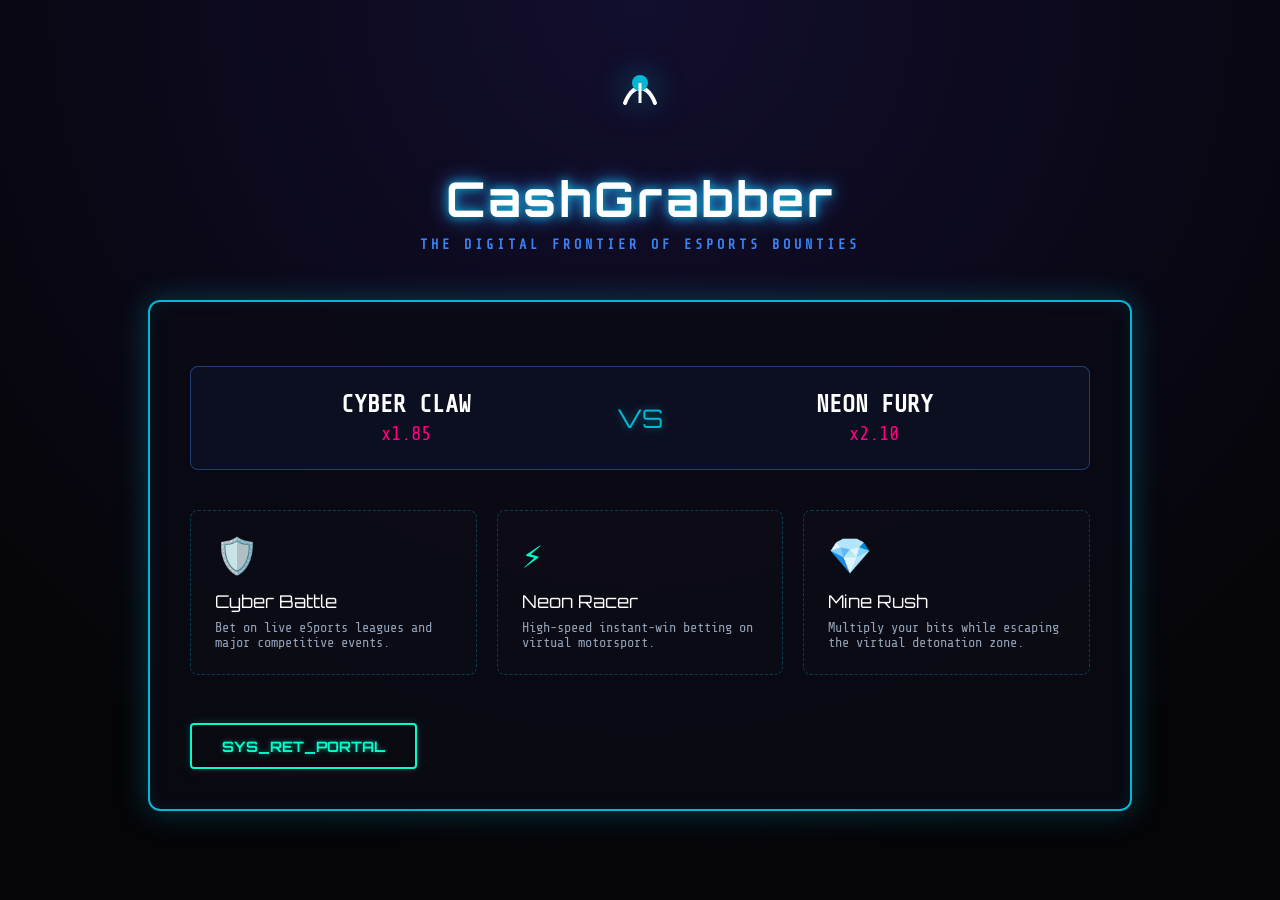
<file: cashgrabber.html>
<!DOCTYPE html>
<html lang="en">
<head>
    <meta charset="UTF-8">
    <meta name="viewport" content="width=device-width, initial-scale=1.0">
    <title>CashGrabber.net - Cyber Arcade & P2P Bets</title>
    <style>
        @import url('https://fonts.googleapis.com/css2?family=Orbitron:wght@700;900&family=Share+Tech+Mono&display=swap');
        body {
            background-color: #050508;
            color: #00ffcc;
            font-family: 'Share Tech Mono', monospace;
            margin: 0;
            padding: 0;
            background-image: radial-gradient(circle at top, #120e2e 0%, #050508 80%);
            min-height: 100vh;
            display: flex;
            flex-direction: column;
            align-items: center;
        }
        header {
            text-align: center;
            padding: 3rem 1rem 1rem;
        }
        svg {
            width: 100px;
            height: 100px;
            filter: drop-shadow(0 0 15px rgba(6, 182, 212, 0.6));
        }
        h1 {
            font-family: 'Orbitron', sans-serif;
            font-size: 3rem;
            color: #ffffff;
            margin: 1rem 0 0.5rem;
            text-shadow: 0 0 10px #06b6d4, 0 0 20px #3b82f6;
            letter-spacing: 3px;
        }
        .tagline {
            color: #3b82f6;
            text-transform: uppercase;
            letter-spacing: 4px;
            font-size: 0.85rem;
            margin-bottom: 2rem;
            font-weight: 600;
        }
        .main-container {
            max-width: 900px;
            width: 90%;
            background: rgba(10, 10, 20, 0.8);
            border: 2px solid #06b6d4;
            box-shadow: 0 0 30px rgba(6, 182, 212, 0.3), inset 0 0 15px rgba(6, 182, 212, 0.1);
            border-radius: 12px;
            padding: 2.5rem;
            margin-bottom: 3rem;
            backdrop-filter: blur(10px);
        }
        .battle-display {
            border: 1px solid rgba(59, 130, 246, 0.4);
            background: rgba(59, 130, 246, 0.05);
            border-radius: 8px;
            padding: 1.5rem;
            margin: 1.5rem 0 2.5rem;
            display: flex;
            justify-content: space-between;
            align-items: center;
        }
        .battle-team {
            text-align: center;
            flex: 1;
        }
        .team-name {
            font-size: 1.5rem;
            color: #ffffff;
            font-weight: bold;
        }
        .team-odds {
            color: #ff007f;
            font-size: 1.2rem;
            margin-top: 5px;
        }
        .versus {
            font-family: 'Orbitron', sans-serif;
            font-size: 1.6rem;
            color: #06b6d4;
            padding: 0 20px;
            text-shadow: 0 0 8px rgba(6, 182, 212, 0.5);
        }
        .game-grid {
            display: grid;
            grid-template-columns: repeat(3, 1fr);
            gap: 20px;
            margin-bottom: 3rem;
        }
        @media (max-width: 600px) {
            .game-grid { grid-template-columns: 1fr; }
        }
        .game-card {
            background: rgba(255,255,255,0.01);
            border: 1px dashed rgba(6, 182, 212, 0.3);
            border-radius: 8px;
            padding: 1.5rem;
            transition: all 0.3s;
            cursor: pointer;
        }
        .game-card:hover {
            border-color: #00ffcc;
            background: rgba(0, 255, 204, 0.03);
            box-shadow: 0 0 15px rgba(0, 255, 204, 0.2);
            transform: scale(1.03);
        }
        .game-icon {
            font-size: 2.2rem;
            margin-bottom: 0.8rem;
        }
        .game-title {
            font-family: 'Orbitron', sans-serif;
            font-size: 1.1rem;
            color: #ffffff;
            margin-bottom: 0.5rem;
        }
        .game-desc {
            font-size: 0.85rem;
            color: #94a3b8;
        }
        .btn-back {
            background: transparent;
            color: #00ffcc;
            border: 2px solid #00ffcc;
            padding: 12px 30px;
            border-radius: 4px;
            font-family: 'Orbitron', sans-serif;
            font-weight: 700;
            font-size: 0.9rem;
            text-decoration: none;
            cursor: pointer;
            transition: all 0.3s;
            display: inline-block;
            text-shadow: 0 0 5px rgba(0, 255, 204, 0.5);
            box-shadow: 0 0 10px rgba(0, 255, 204, 0.2);
        }
        .btn-back:hover {
            background: #00ffcc;
            color: #050508;
            box-shadow: 0 0 20px rgba(0, 255, 204, 0.6);
            text-shadow: none;
        }
    </style>
</head>
<body>
    <header>
        <svg viewBox="0 0 100 100" xmlns="http://www.w3.org/2000/svg">
            <path d="M20,70 L20,30 L50,15 L80,30 L80,70 L50,85 Z" fill="none" stroke="url(#neonGrad)" stroke-width="4"/>
            <path d="M35,55 C35,55 40,40 50,40 C60,40 65,55 65,55" fill="none" stroke="#fff" stroke-width="4" stroke-linecap="round"/>
            <circle cx="50" cy="35" r="8" fill="#06b6d4"/>
            <path d="M50,35 L50,55" stroke="#fff" stroke-width="3"/>
        </svg>
        <h1>CashGrabber</h1>
        <div class="tagline">The Digital Frontier of eSports Bounties</div>
    </header>

    <div class="main-container">
        <div class="battle-display">
            <div class="battle-team">
                <div class="team-name">CYBER CLAW</div>
                <div class="team-odds">x1.85</div>
            </div>
            <div class="versus">VS</div>
            <div class="battle-team">
                <div class="team-name">NEON FURY</div>
                <div class="team-odds">x2.10</div>
            </div>
        </div>

        <div class="game-grid">
            <div class="game-card">
                <div class="game-icon">🛡️</div>
                <div class="game-title">Cyber Battle</div>
                <div class="game-desc">Bet on live eSports leagues and major competitive events.</div>
            </div>
            <div class="game-card">
                <div class="game-icon">⚡</div>
                <div class="game-title">Neon Racer</div>
                <div class="game-desc">High-speed instant-win betting on virtual motorsport.</div>
            </div>
            <div class="game-card">
                <div class="game-icon">💎</div>
                <div class="game-title">Mine Rush</div>
                <div class="game-desc">Multiply your bits while escaping the virtual detonation zone.</div>
            </div>
        </div>

        <a href="index.html" class="btn-back">SYS_RET_PORTAL</a>
    </div>
</body>
</html>
</file>
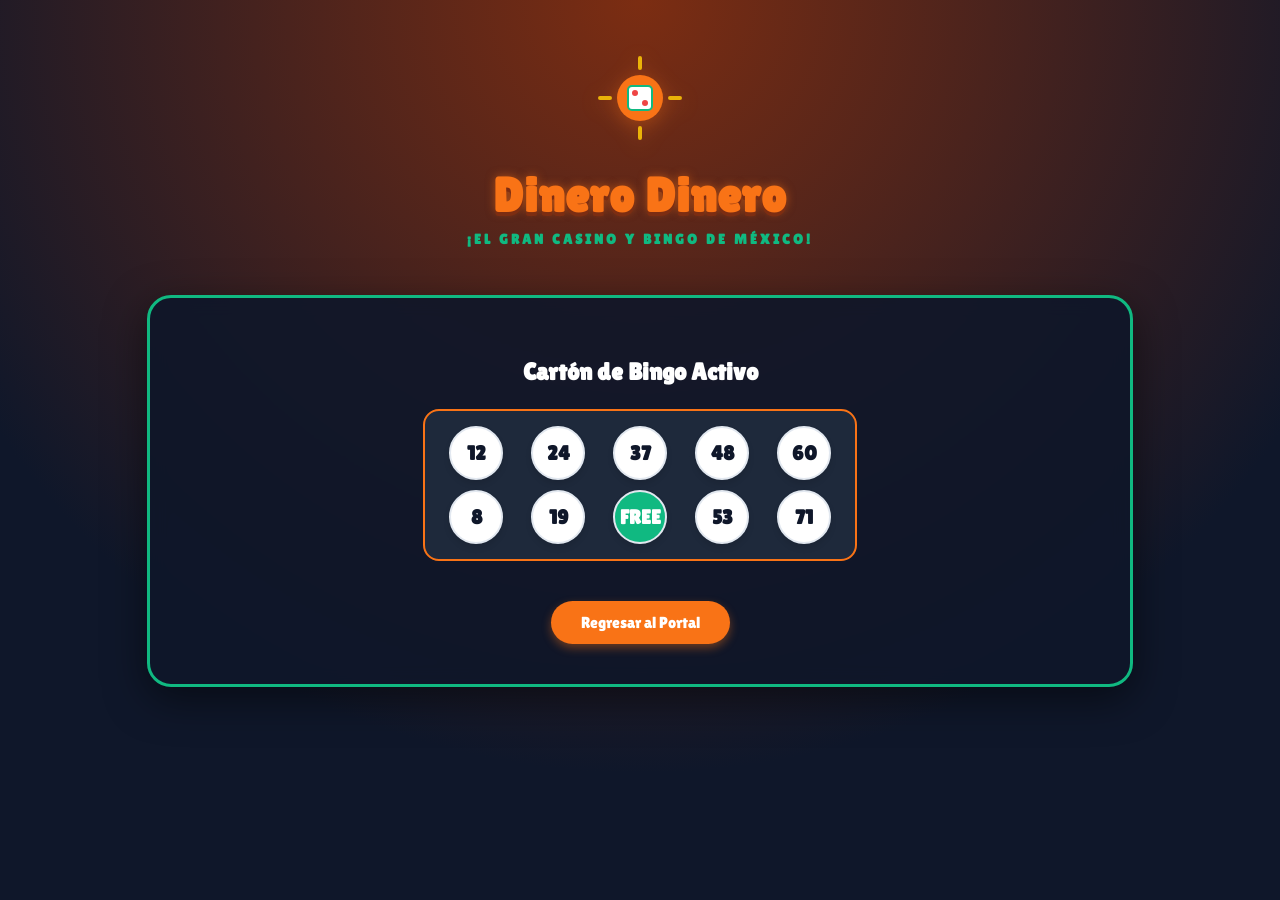
<file: dinerodinero.html>
<!DOCTYPE html>
<html lang="es">
<head>
    <meta charset="UTF-8">
    <meta name="viewport" content="width=device-width, initial-scale=1.0">
    <title>Dinero-Dinero.mx - Casino, Bingo y Tragamonedas</title>
    <style>
        @import url('https://fonts.googleapis.com/css2?family=Fredoka+One&family=Lilita+One&display=swap');
        body {
            background-color: #0f172a;
            color: #f8fafc;
            font-family: 'Lilita One', cursive;
            margin: 0;
            padding: 0;
            background-image: radial-gradient(circle at top, #7c2d12 0%, #0f172a 70%);
            min-height: 100vh;
            display: flex;
            flex-direction: column;
            align-items: center;
        }
        header {
            text-align: center;
            padding: 3rem 1rem 1rem;
        }
        svg {
            width: 100px;
            height: 100px;
            filter: drop-shadow(0 4px 10px rgba(249, 115, 22, 0.4));
        }
        h1 {
            font-size: 3rem;
            color: #f97316;
            margin: 1rem 0 0.5rem;
            text-shadow: 0 4px 0px #7c2d12, 0 0 10px rgba(249, 115, 22, 0.5);
            letter-spacing: 1px;
        }
        .tagline {
            color: #10b981;
            text-transform: uppercase;
            letter-spacing: 3px;
            font-size: 0.85rem;
            margin-bottom: 2rem;
            font-weight: 600;
        }
        .main-container {
            max-width: 900px;
            width: 90%;
            background: rgba(15, 23, 42, 0.9);
            border: 3px solid #10b981;
            box-shadow: 0 12px 40px rgba(0,0,0,0.5);
            border-radius: 24px;
            padding: 2.5rem;
            margin-bottom: 3rem;
            text-align: center;
            backdrop-filter: blur(10px);
        }
        .bingo-board {
            display: grid;
            grid-template-columns: repeat(5, 1fr);
            gap: 10px;
            max-width: 400px;
            margin: 1.5rem auto 2.5rem;
            background: #1e293b;
            padding: 15px;
            border-radius: 16px;
            border: 2px solid #f97316;
        }
        .bingo-ball {
            background: #fff;
            color: #0f172a;
            width: 50px;
            height: 50px;
            border-radius: 50%;
            display: flex;
            justify-content: center;
            align-items: center;
            font-size: 1.25rem;
            font-weight: bold;
            margin: 0 auto;
            border: 2px solid #e2e8f0;
            box-shadow: 0 4px 6px rgba(0,0,0,0.1);
            cursor: pointer;
            transition: background 0.3s;
        }
        .bingo-ball:hover {
            background: #10b981;
            color: #fff;
        }
        .btn-back {
            background: #f97316;
            color: #ffffff;
            border: none;
            padding: 12px 30px;
            border-radius: 50px;
            font-size: 1rem;
            text-decoration: none;
            cursor: pointer;
            transition: transform 0.2s, background 0.2s;
            display: inline-block;
            box-shadow: 0 4px 10px rgba(249, 115, 22, 0.4);
        }
        .btn-back:hover {
            background: #ea580c;
            transform: scale(1.05);
        }
    </style>
</head>
<body>
    <header>
        <svg viewBox="0 0 100 100" xmlns="http://www.w3.org/2000/svg">
            <circle cx="50" cy="50" r="23" fill="#f97316"/>
            <path d="M50,10 L50,20 M50,80 L50,90 M10,50 L20,50 M80,50 L90,50" stroke="#eab308" stroke-width="4" stroke-linecap="round"/>
            <rect x="38" y="38" width="24" height="24" rx="4" fill="#fff" stroke="#10b981" stroke-width="2"/>
            <circle cx="45" cy="45" r="3" fill="#ef4444"/>
            <circle cx="55" cy="55" r="3" fill="#ef4444"/>
        </svg>
        <h1>Dinero Dinero</h1>
        <div class="tagline">¡El Gran Casino y Bingo de México!</div>
    </header>

    <div class="main-container">
        <h2 style="color: #fff; font-size: 1.5rem; margin-bottom: 1.5rem;">Cartón de Bingo Activo</h2>
        
        <div class="bingo-board">
            <div class="bingo-ball">12</div>
            <div class="bingo-ball">24</div>
            <div class="bingo-ball">37</div>
            <div class="bingo-ball">48</div>
            <div class="bingo-ball">60</div>
            <div class="bingo-ball">8</div>
            <div class="bingo-ball">19</div>
            <div class="bingo-ball" style="background: #10b981; color: #fff;">FREE</div>
            <div class="bingo-ball">53</div>
            <div class="bingo-ball">71</div>
        </div>

        <a href="index.html" class="btn-back">Regresar al Portal</a>
    </div>
</body>
</html>
</file>
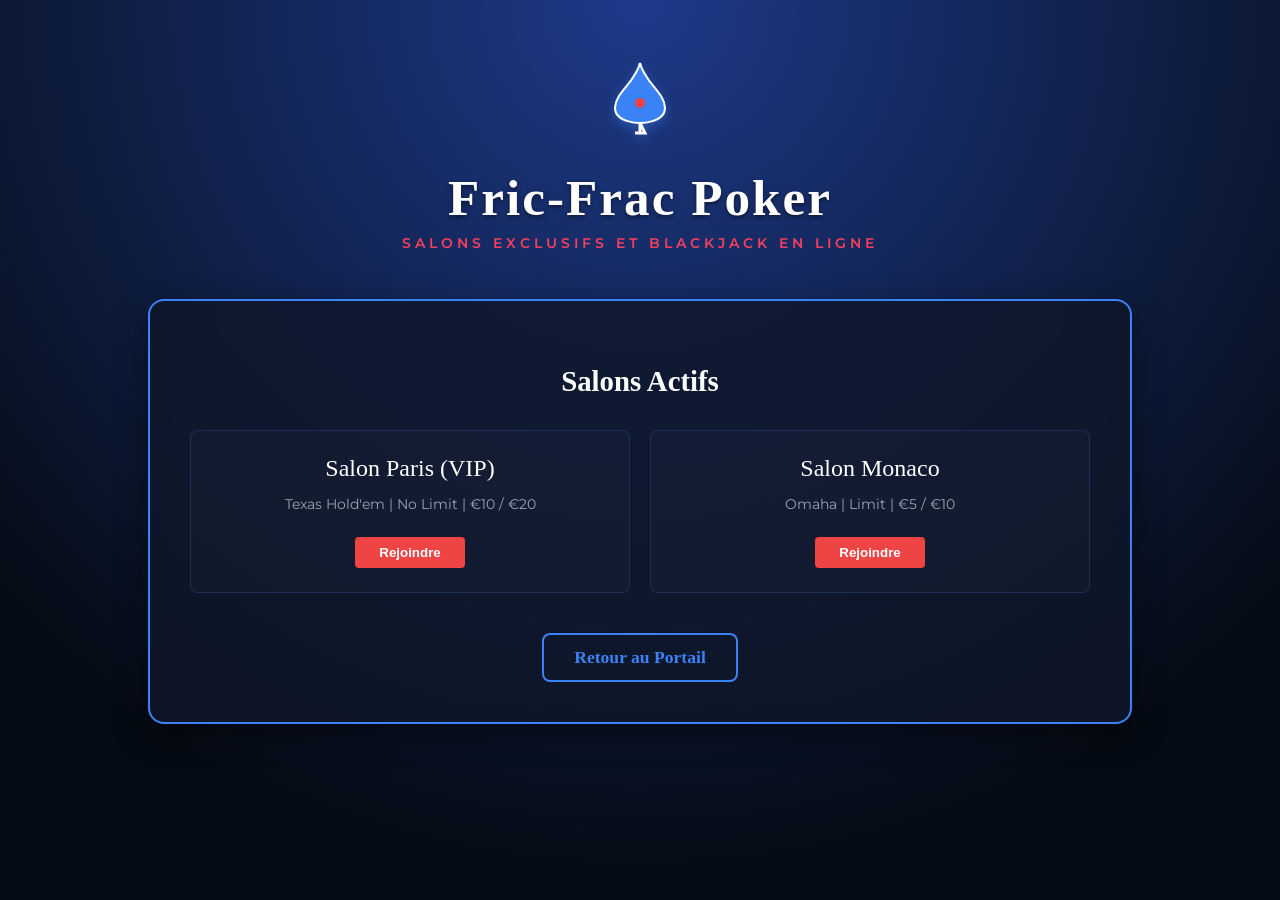
<file: fricfrac.html>
<!DOCTYPE html>
<html lang="fr">
<head>
    <meta charset="UTF-8">
    <meta name="viewport" content="width=device-width, initial-scale=1.0">
    <title>Fric-Frac.fr - Salons de Poker Premium</title>
    <style>
        @import url('https://fonts.googleapis.com/css2?family=Garamond&family=Montserrat:wght@400;600&display=swap');
        body {
            background-color: #050b14;
            color: #d1d5db;
            font-family: 'Montserrat', sans-serif;
            margin: 0;
            padding: 0;
            background-image: radial-gradient(circle at top, #1e3a8a 0%, #050b14 80%);
            min-height: 100vh;
            display: flex;
            flex-direction: column;
            align-items: center;
        }
        header {
            text-align: center;
            padding: 3rem 1rem 1rem;
        }
        svg {
            width: 100px;
            height: 100px;
            filter: drop-shadow(0 4px 6px rgba(59, 130, 246, 0.4));
        }
        h1 {
            font-family: 'Garamond', serif;
            font-size: 3.2rem;
            color: #ffffff;
            margin: 1rem 0 0.5rem;
            text-shadow: 0 2px 4px rgba(0,0,0,0.5);
            letter-spacing: 2px;
        }
        .tagline {
            color: #f43f5e;
            text-transform: uppercase;
            letter-spacing: 4px;
            font-size: 0.85rem;
            margin-bottom: 2rem;
            font-weight: 600;
        }
        .main-container {
            max-width: 900px;
            width: 90%;
            background: rgba(15, 23, 42, 0.8);
            border: 2px solid #3b82f6;
            box-shadow: 0 10px 30px rgba(0,0,0,0.5);
            border-radius: 16px;
            padding: 2.5rem;
            margin-bottom: 3rem;
            backdrop-filter: blur(10px);
        }
        .poker-tables {
            display: grid;
            grid-template-columns: repeat(2, 1fr);
            gap: 20px;
            margin: 1.5rem 0 2.5rem;
        }
        @media (max-width: 600px) {
            .poker-tables { grid-template-columns: 1fr; }
        }
        .table-card {
            background: rgba(255,255,255,0.02);
            border: 1px solid rgba(59, 130, 246, 0.2);
            border-radius: 8px;
            padding: 1.5rem;
            text-align: center;
        }
        .table-title {
            font-family: 'Garamond', serif;
            font-size: 1.5rem;
            color: #ffffff;
            margin-bottom: 0.8rem;
        }
        .table-details {
            font-size: 0.9rem;
            color: #9ca3af;
            margin-bottom: 1.5rem;
        }
        .btn-join {
            background: #ef4444;
            color: #fff;
            border: none;
            padding: 8px 24px;
            border-radius: 4px;
            font-weight: bold;
            cursor: pointer;
            transition: background 0.2s;
        }
        .btn-join:hover {
            background: #dc2626;
        }
        .btn-back {
            background: transparent;
            color: #3b82f6;
            border: 2px solid #3b82f6;
            padding: 12px 30px;
            border-radius: 8px;
            font-family: 'Garamond', serif;
            font-weight: 700;
            font-size: 1.1rem;
            text-decoration: none;
            cursor: pointer;
            transition: all 0.3s;
            display: inline-block;
            text-align: center;
        }
        .btn-back:hover {
            background: #3b82f6;
            color: #ffffff;
        }
    </style>
</head>
<body>
    <header>
        <svg viewBox="0 0 100 100" xmlns="http://www.w3.org/2000/svg">
            <path d="M50,15 C45,35 25,45 25,60 C25,75 50,75 50,75 C50,75 75,75 75,60 C75,45 55,35 50,15 Z" fill="#3b82f6" stroke="#fff" stroke-width="2"/>
            <path d="M50,75 L50,85 L45,85 L55,85 Z" stroke="#fff" stroke-width="3"/>
            <circle cx="50" cy="55" r="5" fill="#ef4444"/>
        </svg>
        <h1>Fric-Frac Poker</h1>
        <div class="tagline">Salons Exclusifs et Blackjack en Ligne</div>
    </header>

    <div class="main-container">
        <h2 style="font-family: 'Garamond', serif; text-align: center; color: #fff; font-size: 1.8rem; margin-bottom: 2rem;">Salons Actifs</h2>

        <div class="poker-tables">
            <div class="table-card">
                <div class="table-title">Salon Paris (VIP)</div>
                <div class="table-details">Texas Hold'em | No Limit | €10 / €20</div>
                <button class="btn-join">Rejoindre</button>
            </div>
            <div class="table-card">
                <div class="table-title">Salon Monaco</div>
                <div class="table-details">Omaha | Limit | €5 / €10</div>
                <button class="btn-join">Rejoindre</button>
            </div>
        </div>

        <div style="text-align: center;">
            <a href="index.html" class="btn-back">Retour au Portail</a>
        </div>
    </div>
</body>
</html>
</file>
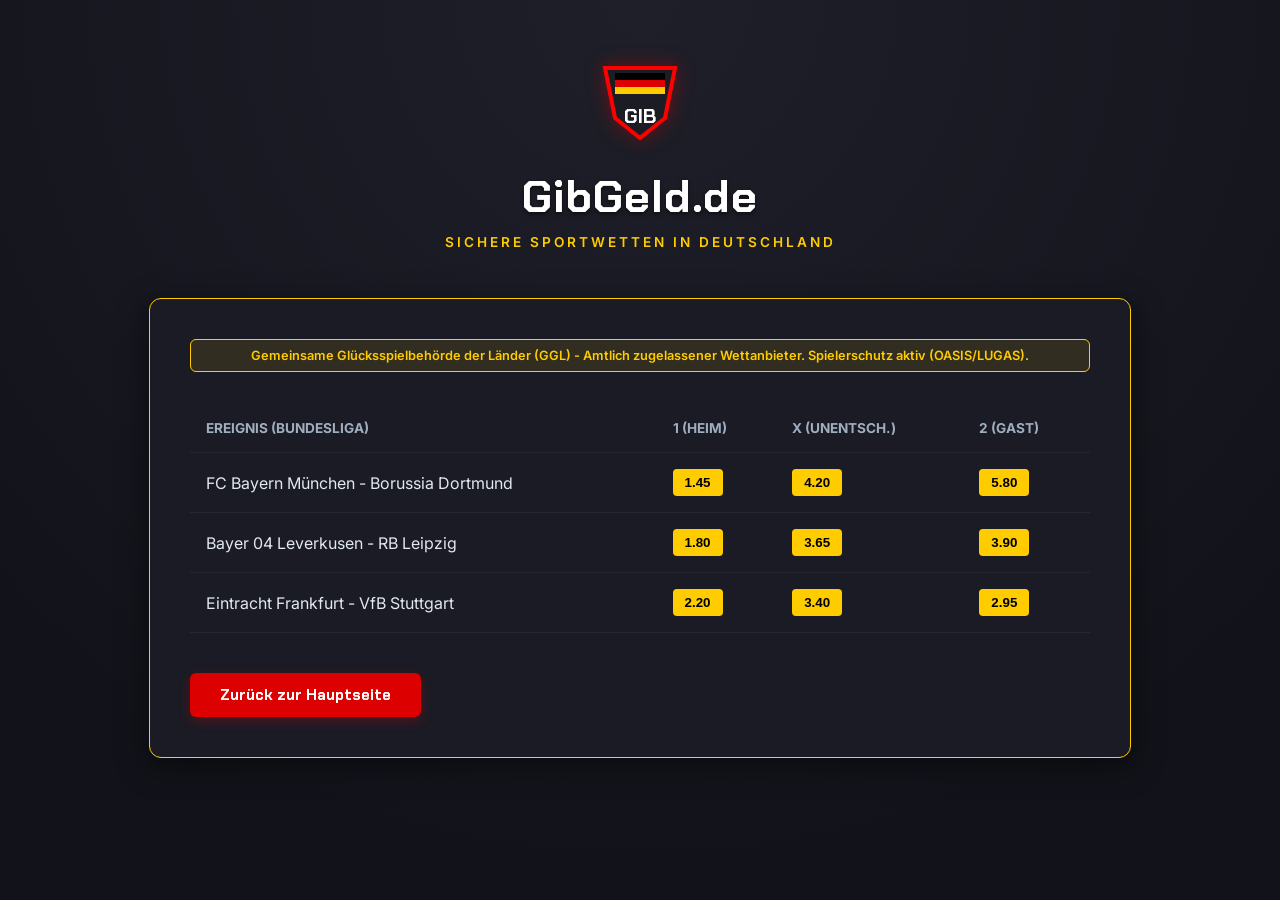
<file: gibgeld.html>
<!DOCTYPE html>
<html lang="de">
<head>
    <meta charset="UTF-8">
    <meta name="viewport" content="width=device-width, initial-scale=1.0">
    <title>GibGeld.de - Lizenziertes deutsches Sportwettenportal</title>
    <style>
        @import url('https://fonts.googleapis.com/css2?family=Chakra+Petch:wght@700&family=Inter:wght@400;600&display=swap');
        body {
            background-color: #12131a;
            color: #e2e8f0;
            font-family: 'Inter', sans-serif;
            margin: 0;
            padding: 0;
            background-image: radial-gradient(circle at top, #1e1f29 0%, #12131a 80%);
            min-height: 100vh;
            display: flex;
            flex-direction: column;
            align-items: center;
        }
        header {
            text-align: center;
            padding: 3rem 1rem 1rem;
        }
        svg {
            width: 100px;
            height: 100px;
            filter: drop-shadow(0 0 10px rgba(221, 0, 0, 0.4));
        }
        h1 {
            font-family: 'Chakra Petch', sans-serif;
            font-size: 2.8rem;
            color: #ffffff;
            margin: 1rem 0 0.5rem;
            text-shadow: 0 2px 4px rgba(0,0,0,0.5);
            letter-spacing: 1px;
        }
        .tagline {
            color: #ffcc00;
            text-transform: uppercase;
            letter-spacing: 3px;
            font-size: 0.85rem;
            margin-bottom: 2rem;
            font-weight: 600;
        }
        .main-container {
            max-width: 900px;
            width: 90%;
            background: #1a1b24;
            border: 1px solid #ffcc00;
            box-shadow: 0 8px 30px rgba(0,0,0,0.5);
            border-radius: 12px;
            padding: 2.5rem;
            margin-bottom: 3rem;
        }
        .regulatory-badge {
            background: rgba(255, 204, 0, 0.1);
            border: 1px solid #ffcc00;
            color: #ffcc00;
            padding: 8px 16px;
            border-radius: 6px;
            font-size: 0.8rem;
            text-align: center;
            margin-bottom: 2rem;
            font-weight: 600;
        }
        .bet-table {
            width: 100%;
            border-collapse: collapse;
            margin-bottom: 2.5rem;
        }
        .bet-table th, .bet-table td {
            padding: 1rem;
            text-align: left;
            border-bottom: 1px solid rgba(255, 255, 255, 0.05);
        }
        .bet-table th {
            color: #a0aec0;
            font-size: 0.85rem;
            text-transform: uppercase;
        }
        .bet-row:hover {
            background: rgba(255, 255, 255, 0.02);
        }
        .odds-btn {
            background: #ffcc00;
            color: #000;
            border: none;
            padding: 6px 12px;
            border-radius: 4px;
            font-weight: bold;
            cursor: pointer;
            transition: background 0.2s;
            margin-right: 5px;
        }
        .odds-btn:hover {
            background: #fff;
        }
        .btn-back {
            background: #dd0000;
            color: #ffffff;
            border: none;
            padding: 12px 30px;
            border-radius: 6px;
            font-family: 'Chakra Petch', sans-serif;
            font-weight: 700;
            font-size: 0.95rem;
            text-decoration: none;
            cursor: pointer;
            transition: background 0.2s;
            display: inline-block;
            box-shadow: 0 4px 12px rgba(221, 0, 0, 0.3);
        }
        .btn-back:hover {
            background: #ff2222;
        }
    </style>
</head>
<body>
    <header>
        <svg viewBox="0 0 100 100" xmlns="http://www.w3.org/2000/svg">
            <path d="M15,20 L85,20 L75,70 L50,90 L25,70 Z" fill="#1c1d24" stroke="#ff0000" stroke-width="4"/>
            <path d="M25,25 H75 V32 H25 Z" fill="#000"/>
            <path d="M25,32 H75 V39 H25 Z" fill="#dd0000"/>
            <path d="M25,39 H75 V46 H25 Z" fill="#ffcc00"/>
            <text x="50" y="75" font-family="'Chakra Petch', sans-serif" font-weight="900" font-size="20" fill="#fff" text-anchor="middle">GIB</text>
        </svg>
        <h1>GibGeld.de</h1>
        <div class="tagline">Sichere Sportwetten in Deutschland</div>
    </header>

    <div class="main-container">
        <div class="regulatory-badge">
            Gemeinsame Glücksspielbehörde der Länder (GGL) - Amtlich zugelassener Wettanbieter. Spielerschutz aktiv (OASIS/LUGAS).
        </div>

        <table class="bet-table">
            <thead>
                <tr>
                    <th>Ereignis (Bundesliga)</th>
                    <th>1 (Heim)</th>
                    <th>X (Unentsch.)</th>
                    <th>2 (Gast)</th>
                </tr>
            </thead>
            <tbody>
                <tr class="bet-row">
                    <td>FC Bayern München - Borussia Dortmund</td>
                    <td><button class="odds-btn">1.45</button></td>
                    <td><button class="odds-btn">4.20</button></td>
                    <td><button class="odds-btn">5.80</button></td>
                </tr>
                <tr class="bet-row">
                    <td>Bayer 04 Leverkusen - RB Leipzig</td>
                    <td><button class="odds-btn">1.80</button></td>
                    <td><button class="odds-btn">3.65</button></td>
                    <td><button class="odds-btn">3.90</button></td>
                </tr>
                <tr class="bet-row">
                    <td>Eintracht Frankfurt - VfB Stuttgart</td>
                    <td><button class="odds-btn">2.20</button></td>
                    <td><button class="odds-btn">3.40</button></td>
                    <td><button class="odds-btn">2.95</button></td>
                </tr>
            </tbody>
        </table>

        <a href="index.html" class="btn-back">Zurück zur Hauptseite</a>
    </div>
</body>
</html>
</file>
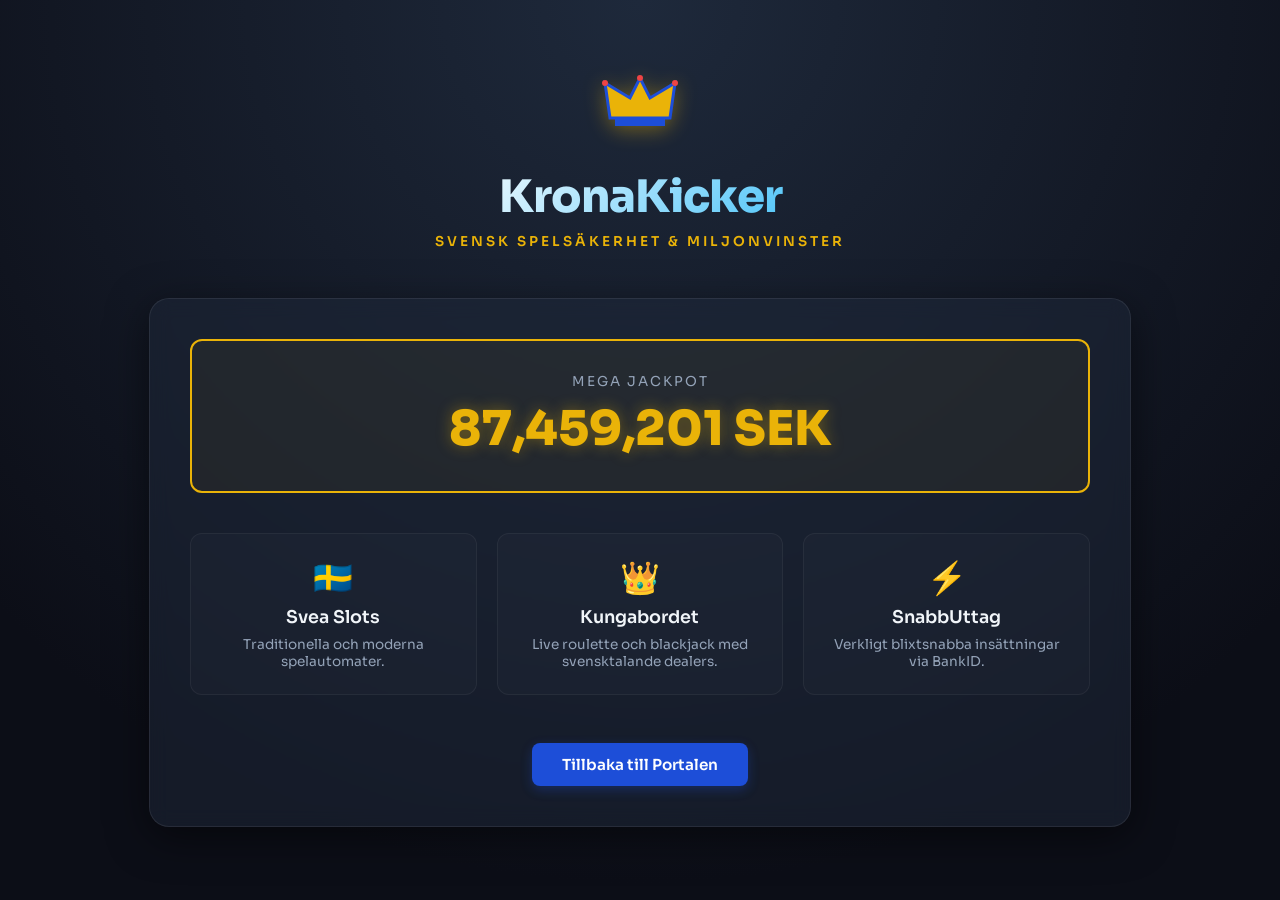
<file: kronakicker.html>
<!DOCTYPE html>
<html lang="sv">
<head>
    <meta charset="UTF-8">
    <meta name="viewport" content="width=device-width, initial-scale=1.0">
    <title>KronaKicker.se - Svenska Online Casino & Jackpots</title>
    <style>
        @import url('https://fonts.googleapis.com/css2?family=Sora:wght@400;600;800&display=swap');
        body {
            background-color: #0c0e17;
            color: #f1f5f9;
            font-family: 'Sora', sans-serif;
            margin: 0;
            padding: 0;
            background-image: radial-gradient(circle at top, #1e293b 0%, #0c0e17 80%);
            min-height: 100vh;
            display: flex;
            flex-direction: column;
            align-items: center;
        }
        header {
            text-align: center;
            padding: 3rem 1rem 1rem;
        }
        svg {
            width: 100px;
            height: 100px;
            filter: drop-shadow(0 4px 10px rgba(234, 179, 8, 0.4));
        }
        h1 {
            font-size: 2.8rem;
            color: #ffffff;
            margin: 1rem 0 0.5rem;
            font-weight: 800;
            letter-spacing: -1px;
            background: linear-gradient(135deg, #ffffff 0%, #38bdf8 100%);
            -webkit-background-clip: text;
            -webkit-text-fill-color: transparent;
        }
        .tagline {
            color: #eab308;
            text-transform: uppercase;
            letter-spacing: 3px;
            font-size: 0.85rem;
            margin-bottom: 2rem;
            font-weight: 600;
        }
        .main-container {
            max-width: 900px;
            width: 90%;
            background: rgba(30, 41, 59, 0.5);
            border: 1px solid rgba(255, 255, 255, 0.08);
            box-shadow: 0 10px 40px rgba(0,0,0,0.5);
            border-radius: 20px;
            padding: 2.5rem;
            margin-bottom: 3rem;
            backdrop-filter: blur(10px);
            text-align: center;
        }
        .jackpot-counter {
            background: rgba(234, 179, 8, 0.05);
            border: 2px solid #eab308;
            border-radius: 12px;
            padding: 2rem;
            margin-bottom: 2.5rem;
        }
        .jackpot-val {
            font-size: 3rem;
            font-weight: 800;
            color: #eab308;
            text-shadow: 0 0 15px rgba(234, 179, 8, 0.4);
        }
        .game-grid {
            display: grid;
            grid-template-columns: repeat(3, 1fr);
            gap: 20px;
            margin-bottom: 3rem;
        }
        @media (max-width: 600px) {
            .game-grid { grid-template-columns: 1fr; }
        }
        .game-card {
            background: rgba(255,255,255,0.02);
            border: 1px solid rgba(255,255,255,0.05);
            border-radius: 12px;
            padding: 1.5rem;
            transition: all 0.3s;
            cursor: pointer;
        }
        .game-card:hover {
            border-color: #38bdf8;
            background: rgba(56, 189, 248, 0.03);
            transform: translateY(-5px);
        }
        .game-title {
            font-size: 1.1rem;
            font-weight: 600;
            margin-bottom: 0.5rem;
        }
        .game-desc {
            font-size: 0.85rem;
            color: #94a3b8;
        }
        .btn-back {
            background: #1d4ed8;
            color: #ffffff;
            border: none;
            padding: 12px 30px;
            border-radius: 8px;
            font-weight: 600;
            font-size: 0.95rem;
            text-decoration: none;
            cursor: pointer;
            transition: background 0.2s;
            display: inline-block;
            box-shadow: 0 4px 12px rgba(29, 78, 216, 0.3);
        }
        .btn-back:hover {
            background: #2563eb;
        }
    </style>
</head>
<body>
    <header>
        <svg viewBox="0 0 100 100" xmlns="http://www.w3.org/2000/svg">
            <path d="M20,70 L15,35 L40,50 L50,30 L60,50 L85,35 L80,70 Z" fill="#eab308" stroke="#1d4ed8" stroke-width="3"/>
            <rect x="25" y="70" width="50" height="8" fill="#1d4ed8"/>
            <circle cx="50" cy="30" r="3" fill="#ef4444"/>
            <circle cx="15" cy="35" r="3" fill="#ef4444"/>
            <circle cx="85" cy="35" r="3" fill="#ef4444"/>
        </svg>
        <h1>KronaKicker</h1>
        <div class="tagline">Svensk Spelsäkerhet &amp; Miljonvinster</div>
    </header>

    <div class="main-container">
        <div class="jackpot-counter">
            <div style="font-size: 0.85rem; text-transform: uppercase; letter-spacing: 2px; margin-bottom: 0.5rem; color: #94a3b8;">Mega Jackpot</div>
            <div class="jackpot-val">87,459,201 SEK</div>
        </div>

        <div class="game-grid">
            <div class="game-card">
                <div style="font-size: 2rem; margin-bottom: 0.5rem;">🇸🇪</div>
                <div class="game-title">Svea Slots</div>
                <div class="game-desc">Traditionella och moderna spelautomater.</div>
            </div>
            <div class="game-card">
                <div style="font-size: 2rem; margin-bottom: 0.5rem;">👑</div>
                <div class="game-title">Kungabordet</div>
                <div class="game-desc">Live roulette och blackjack med svensktalande dealers.</div>
            </div>
            <div class="game-card">
                <div style="font-size: 2rem; margin-bottom: 0.5rem;">⚡</div>
                <div class="game-title">SnabbUttag</div>
                <div class="game-desc">Verkligt blixtsnabba insättningar via BankID.</div>
            </div>
        </div>

        <a href="index.html" class="btn-back">Tillbaka till Portalen</a>
    </div>
</body>
</html>
</file>
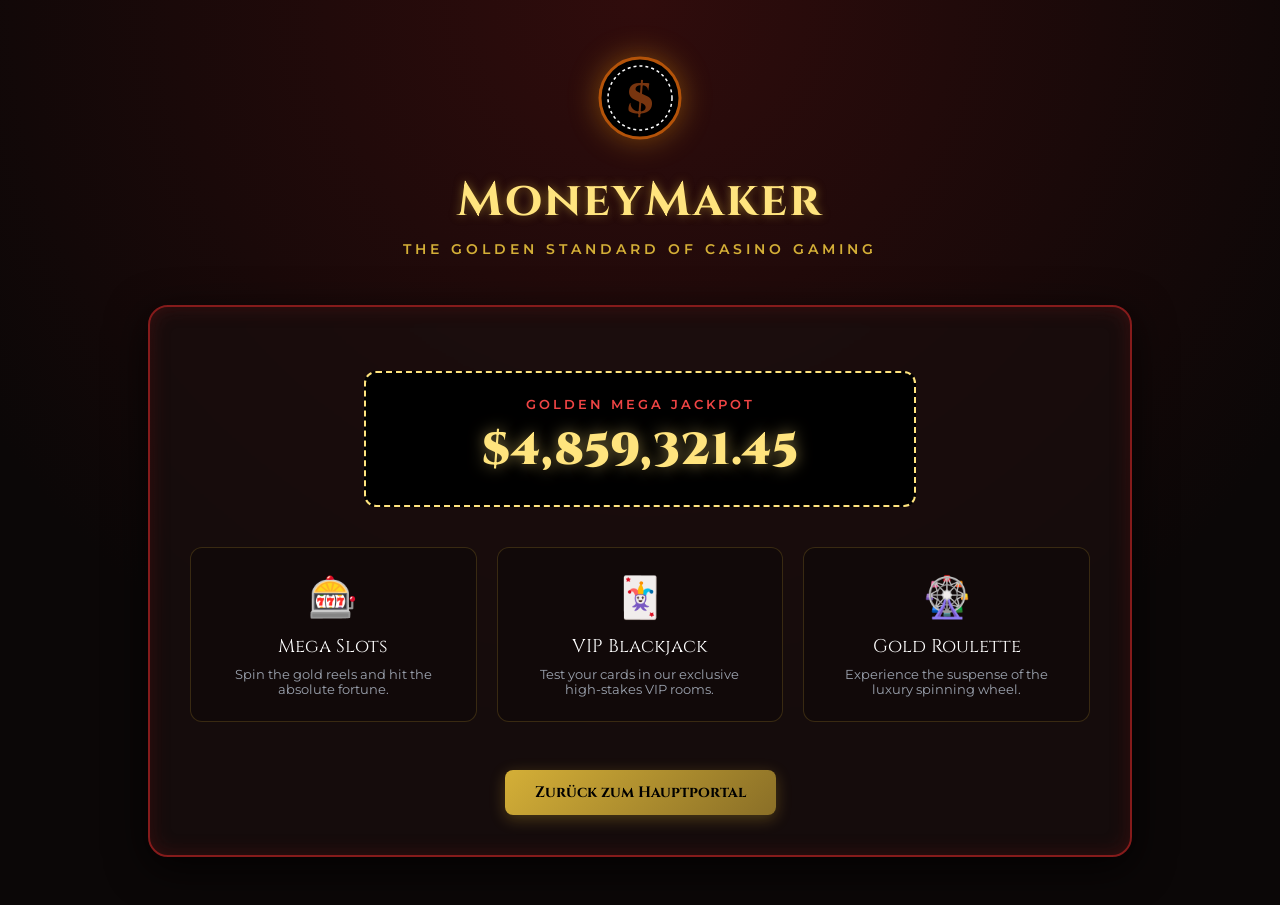
<file: moneymaker.html>
<!DOCTYPE html>
<html lang="en">
<head>
    <meta charset="UTF-8">
    <meta name="viewport" content="width=device-width, initial-scale=1.0">
    <title>MoneyMaker.com - Premium Online Casino</title>
    <style>
        @import url('https://fonts.googleapis.com/css2?family=Cinzel:wght@700;900&family=Montserrat:wght@400;600&display=swap');
        body {
            background-color: #0b0707;
            color: #f3f4f6;
            font-family: 'Montserrat', sans-serif;
            margin: 0;
            padding: 0;
            background-image: radial-gradient(circle at top, #300c0c 0%, #0b0707 70%);
            min-height: 100vh;
            display: flex;
            flex-direction: column;
            align-items: center;
        }
        header {
            text-align: center;
            padding: 3rem 1rem 1rem;
        }
        svg {
            width: 100px;
            height: 100px;
            filter: drop-shadow(0 0 15px rgba(245, 158, 11, 0.4));
        }
        h1 {
            font-family: 'Cinzel', serif;
            font-size: 3rem;
            color: #ffe47e;
            margin: 1rem 0 0.5rem;
            text-shadow: 0 0 10px rgba(212, 175, 55, 0.5);
            letter-spacing: 2px;
        }
        .tagline {
            color: #d4af37;
            text-transform: uppercase;
            letter-spacing: 4px;
            font-size: 0.85rem;
            margin-bottom: 2rem;
            font-weight: 600;
        }
        .main-container {
            max-width: 900px;
            width: 90%;
            background: rgba(26, 15, 15, 0.7);
            border: 2px solid #851b1b;
            box-shadow: 0 10px 40px rgba(0,0,0,0.8), inset 0 0 20px rgba(133, 27, 27, 0.3);
            border-radius: 20px;
            padding: 2.5rem;
            margin-bottom: 3rem;
            backdrop-filter: blur(10px);
            text-align: center;
        }
        .jackpot-display {
            background: #000;
            border: 2px dashed #ffe47e;
            border-radius: 12px;
            padding: 1.5rem;
            margin: 1.5rem auto 2.5rem;
            max-width: 500px;
        }
        .jackpot-title {
            color: #ef4444;
            font-size: 0.8rem;
            font-weight: 600;
            letter-spacing: 3px;
            text-transform: uppercase;
            margin-bottom: 0.5rem;
        }
        .jackpot-amount {
            font-family: 'Cinzel', serif;
            font-size: 2.8rem;
            color: #ffe47e;
            font-weight: 900;
            text-shadow: 0 0 15px rgba(255, 228, 126, 0.5);
            letter-spacing: 1px;
        }
        .game-grid {
            display: grid;
            grid-template-columns: repeat(3, 1fr);
            gap: 20px;
            margin-bottom: 3rem;
        }
        @media (max-width: 600px) {
            .game-grid { grid-template-columns: 1fr; }
        }
        .game-card {
            background: #110909;
            border: 1px solid rgba(212, 175, 55, 0.2);
            border-radius: 12px;
            padding: 1.5rem;
            transition: transform 0.3s, border-color 0.3s;
            cursor: pointer;
        }
        .game-card:hover {
            transform: translateY(-5px);
            border-color: #ffe47e;
            box-shadow: 0 5px 15px rgba(212, 175, 55, 0.2);
        }
        .game-icon {
            font-size: 2.5rem;
            margin-bottom: 0.8rem;
        }
        .game-title {
            font-family: 'Cinzel', serif;
            font-size: 1.15rem;
            color: #ffffff;
            margin-bottom: 0.5rem;
        }
        .game-desc {
            font-size: 0.8rem;
            color: #9ca3af;
        }
        .btn-back {
            background: linear-gradient(135deg, #d4af37 0%, #8a6f27 100%);
            color: #000000;
            border: none;
            padding: 12px 30px;
            border-radius: 8px;
            font-family: 'Cinzel', serif;
            font-weight: 700;
            font-size: 0.95rem;
            text-decoration: none;
            cursor: pointer;
            transition: transform 0.2s, box-shadow 0.2s;
            display: inline-block;
            box-shadow: 0 4px 15px rgba(212, 175, 55, 0.3);
        }
        .btn-back:hover {
            transform: translateY(-2px);
            box-shadow: 0 6px 20px rgba(212, 175, 55, 0.5);
        }
    </style>
</head>
<body>
    <header>
        <svg viewBox="0 0 100 100" xmlns="http://www.w3.org/2000/svg">
            <circle cx="50" cy="50" r="40" fill="radial-gradient(circle, #ffe47e 0%, #f59e0b 100%)" stroke="#b45309" stroke-width="3"/>
            <circle cx="50" cy="50" r="32" fill="none" stroke="#fff" stroke-dasharray="3,3" stroke-width="1.5"/>
            <text x="50" y="65" font-family="'Cinzel', serif" font-weight="900" font-size="42" fill="#78350f" text-anchor="middle">$</text>
        </svg>
        <h1>MoneyMaker</h1>
        <div class="tagline">The Golden Standard of Casino Gaming</div>
    </header>

    <div class="main-container">
        <div class="jackpot-display">
            <div class="jackpot-title">Golden Mega Jackpot</div>
            <div class="jackpot-amount">$4,859,321.45</div>
        </div>

        <div class="game-grid">
            <div class="game-card">
                <div class="game-icon">🎰</div>
                <div class="game-title">Mega Slots</div>
                <div class="game-desc">Spin the gold reels and hit the absolute fortune.</div>
            </div>
            <div class="game-card">
                <div class="game-icon">🃏</div>
                <div class="game-title">VIP Blackjack</div>
                <div class="game-desc">Test your cards in our exclusive high-stakes VIP rooms.</div>
            </div>
            <div class="game-card">
                <div class="game-icon">🎡</div>
                <div class="game-title">Gold Roulette</div>
                <div class="game-desc">Experience the suspense of the luxury spinning wheel.</div>
            </div>
        </div>

        <a href="index.html" class="btn-back">Zurück zum Hauptportal</a>
    </div>
</body>
</html>
</file>
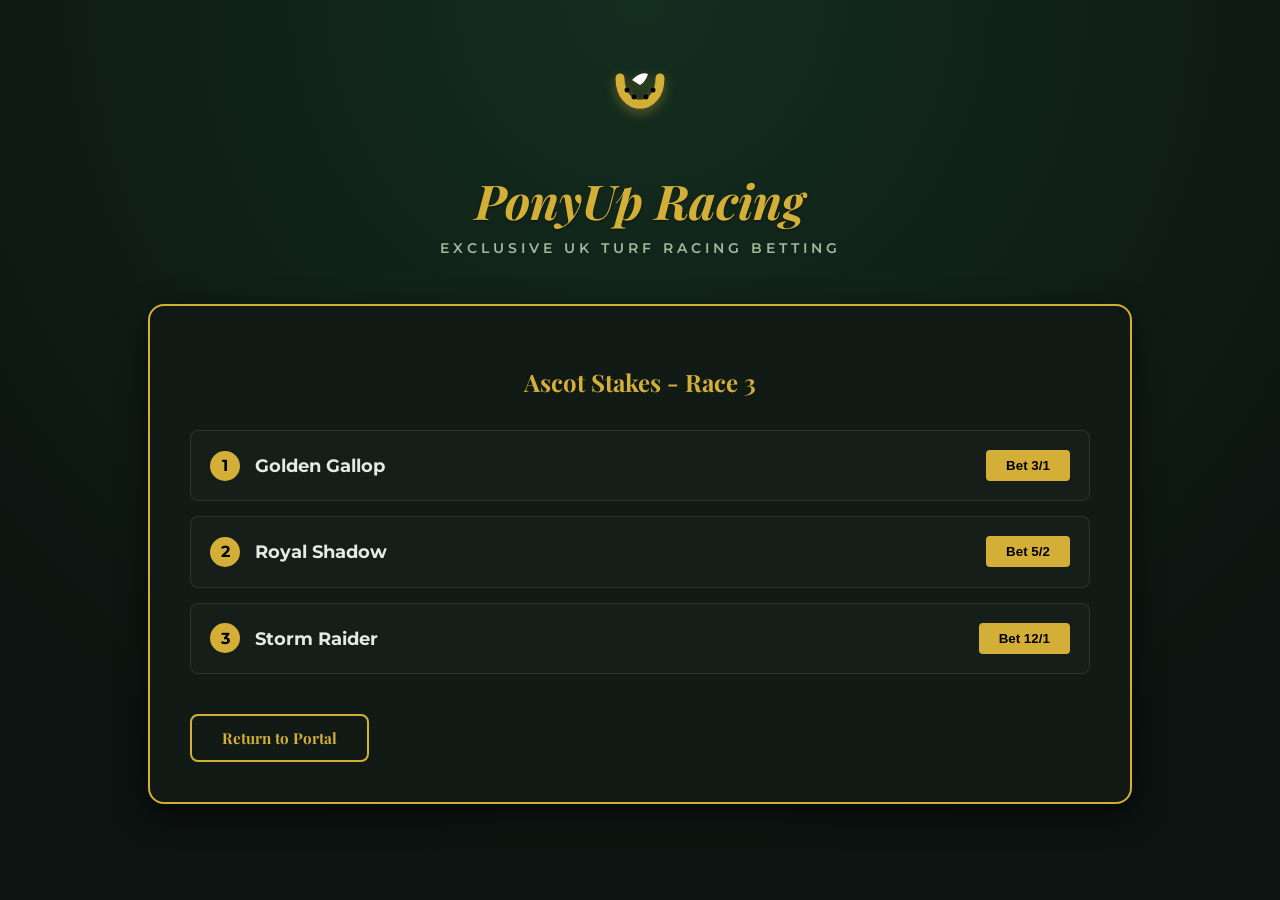
<file: ponyup.html>
<!DOCTYPE html>
<html lang="en">
<head>
    <meta charset="UTF-8">
    <meta name="viewport" content="width=device-width, initial-scale=1.0">
    <title>PonyUp.co.uk - Premier UK Horse Racing Bets</title>
    <style>
        @import url('https://fonts.googleapis.com/css2?family=Playfair+Display:ital,wght@0,700;1,400&family=Montserrat:wght@400;600&display=swap');
        body {
            background-color: #0c1310;
            color: #e6eae7;
            font-family: 'Montserrat', sans-serif;
            margin: 0;
            padding: 0;
            background-image: radial-gradient(circle at top, #142e20 0%, #0c1310 80%);
            min-height: 100vh;
            display: flex;
            flex-direction: column;
            align-items: center;
        }
        header {
            text-align: center;
            padding: 3rem 1rem 1rem;
        }
        svg {
            width: 100px;
            height: 100px;
            filter: drop-shadow(0 4px 6px rgba(212, 175, 55, 0.4));
        }
        h1 {
            font-family: 'Playfair Display', serif;
            font-size: 3rem;
            color: #d4af37;
            margin: 1rem 0 0.5rem;
            text-shadow: 0 1px 2px rgba(0,0,0,0.5);
            font-style: italic;
        }
        .tagline {
            color: #a3b899;
            text-transform: uppercase;
            letter-spacing: 4px;
            font-size: 0.85rem;
            margin-bottom: 2rem;
            font-weight: 600;
        }
        .main-container {
            max-width: 900px;
            width: 90%;
            background: #111a15;
            border: 2px solid #d4af37;
            box-shadow: 0 10px 30px rgba(0,0,0,0.6);
            border-radius: 16px;
            padding: 2.5rem;
            margin-bottom: 3rem;
        }
        .race-list {
            margin: 1.5rem 0 2.5rem;
        }
        .race-item {
            background: rgba(255,255,255,0.02);
            border: 1px solid rgba(212, 175, 55, 0.15);
            border-radius: 8px;
            padding: 1.2rem;
            margin-bottom: 15px;
            display: flex;
            justify-content: space-between;
            align-items: center;
            transition: border-color 0.3s;
        }
        .race-item:hover {
            border-color: #d4af37;
        }
        .runner-info {
            display: flex;
            align-items: center;
            gap: 15px;
        }
        .runner-number {
            background: #d4af37;
            color: #000;
            width: 30px;
            height: 30px;
            border-radius: 50%;
            display: flex;
            justify-content: center;
            align-items: center;
            font-weight: bold;
        }
        .runner-name {
            font-weight: bold;
            font-size: 1.1rem;
        }
        .btn-bet {
            background: #d4af37;
            color: #000;
            border: none;
            padding: 8px 20px;
            border-radius: 4px;
            font-weight: bold;
            cursor: pointer;
            transition: background 0.2s;
        }
        .btn-bet:hover {
            background: #fff;
        }
        .btn-back {
            background: transparent;
            color: #d4af37;
            border: 2px solid #d4af37;
            padding: 12px 30px;
            border-radius: 8px;
            font-family: 'Playfair Display', serif;
            font-weight: 700;
            font-size: 0.95rem;
            text-decoration: none;
            cursor: pointer;
            transition: all 0.3s;
            display: inline-block;
        }
        .btn-back:hover {
            background: #d4af37;
            color: #000;
        }
    </style>
</head>
<body>
    <header>
        <svg viewBox="0 0 100 100" xmlns="http://www.w3.org/2000/svg">
            <path d="M30,30 C30,65 70,65 70,30" fill="none" stroke="#d4af37" stroke-width="9" stroke-linecap="round"/>
            <circle cx="37" cy="42" r="2.5" fill="#000"/>
            <circle cx="44" cy="49" r="2.5" fill="#000"/>
            <circle cx="56" cy="49" r="2.5" fill="#000"/>
            <circle cx="63" cy="42" r="2.5" fill="#000"/>
            <path d="M42,32 C48,26 53,24 58,26 C57,29 55,34 50,37 Z" fill="#fff"/>
        </svg>
        <h1>PonyUp Racing</h1>
        <div class="tagline">Exclusive UK Turf Racing Betting</div>
    </header>

    <div class="main-container">
        <h2 style="font-family: 'Playfair Display', serif; color: #d4af37; text-align: center; margin-bottom: 2rem;">Ascot Stakes - Race 3</h2>

        <div class="race-list">
            <div class="race-item">
                <div class="runner-info">
                    <span class="runner-number">1</span>
                    <span class="runner-name">Golden Gallop</span>
                </div>
                <button class="btn-bet">Bet 3/1</button>
            </div>
            <div class="race-item">
                <div class="runner-info">
                    <span class="runner-number">2</span>
                    <span class="runner-name">Royal Shadow</span>
                </div>
                <button class="btn-bet">Bet 5/2</button>
            </div>
            <div class="race-item">
                <div class="runner-info">
                    <span class="runner-number">3</span>
                    <span class="runner-name">Storm Raider</span>
                </div>
                <button class="btn-bet">Bet 12/1</button>
            </div>
        </div>

        <a href="index.html" class="btn-back">Return to Portal</a>
    </div>
</body>
</html>
</file>
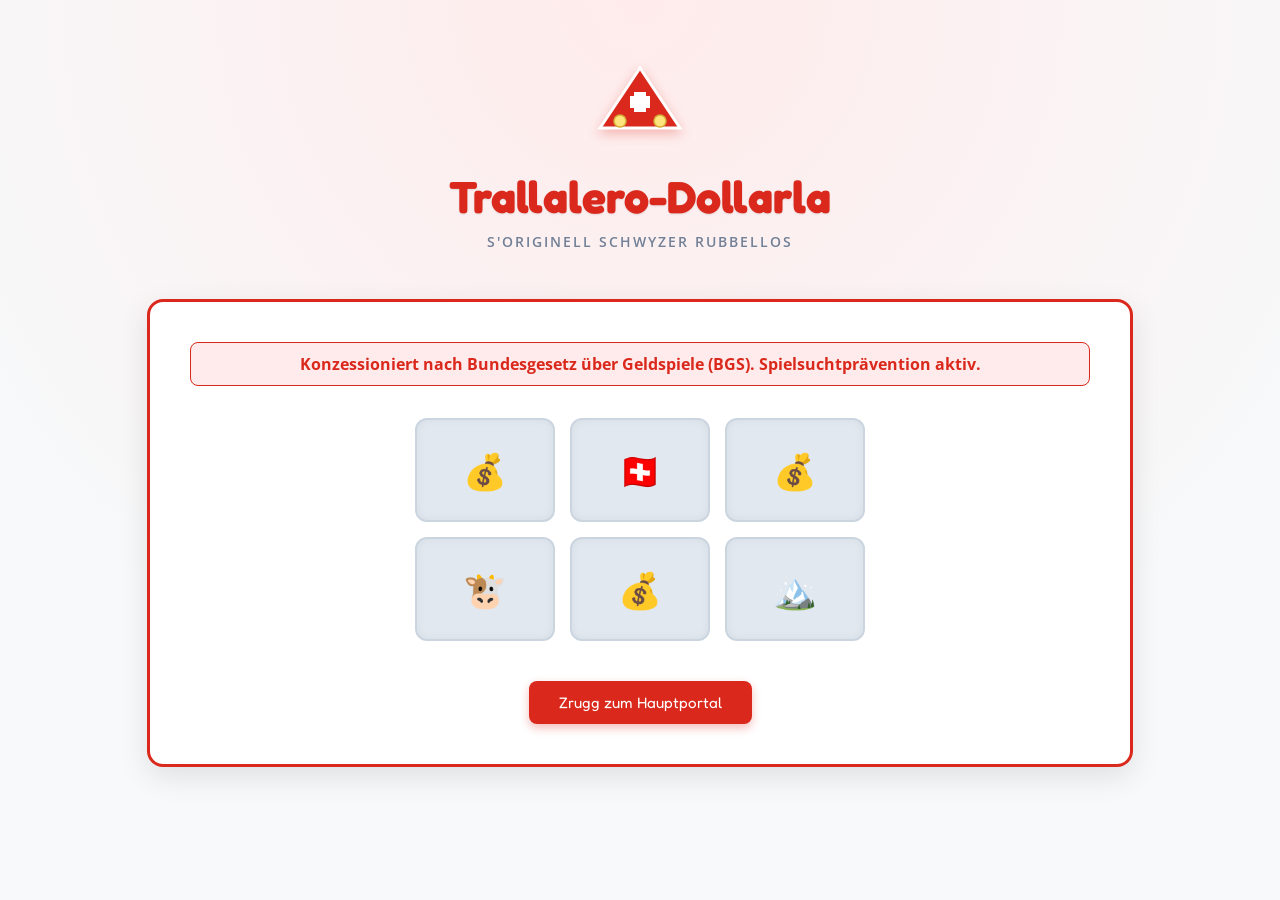
<file: trallalero.html>
<!DOCTYPE html>
<html lang="gsw">
<head>
    <meta charset="UTF-8">
    <meta name="viewport" content="width=device-width, initial-scale=1.0">
    <title>Trallalero-Dollarla.ch - Schwyzer Dialekt-Lotto & Rubbellos</title>
    <style>
        @import url('https://fonts.googleapis.com/css2?family=Fredoka+One&family=Open+Sans:wght@400;600&display=swap');
        body {
            background-color: #f7f9fa;
            color: #2d3748;
            font-family: 'Open Sans', sans-serif;
            margin: 0;
            padding: 0;
            background-image: radial-gradient(circle at top, #ffebeb 0%, #f7f9fa 70%);
            min-height: 100vh;
            display: flex;
            flex-direction: column;
            align-items: center;
        }
        header {
            text-align: center;
            padding: 3rem 1rem 1rem;
        }
        svg {
            width: 100px;
            height: 100px;
            filter: drop-shadow(0 4px 6px rgba(218, 41, 28, 0.3));
        }
        h1 {
            font-family: 'Fredoka One', cursive;
            font-size: 2.8rem;
            color: #da291c;
            margin: 1rem 0 0.5rem;
            text-shadow: 0 1px 2px rgba(0,0,0,0.1);
        }
        .tagline {
            color: #718096;
            text-transform: uppercase;
            letter-spacing: 2px;
            font-size: 0.85rem;
            margin-bottom: 2rem;
            font-weight: 600;
        }
        .main-container {
            max-width: 900px;
            width: 90%;
            background: #ffffff;
            border: 3px solid #da291c;
            box-shadow: 0 10px 30px rgba(0,0,0,0.1);
            border-radius: 16px;
            padding: 2.5rem;
            margin-bottom: 3rem;
            text-align: center;
        }
        .swiss-alert {
            background: #ffebeb;
            border: 1px solid #da291c;
            color: #da291c;
            padding: 10px;
            border-radius: 8px;
            font-weight: bold;
            margin-bottom: 2rem;
        }
        .scratch-board {
            display: grid;
            grid-template-columns: repeat(3, 1fr);
            gap: 15px;
            max-width: 450px;
            margin: 0 auto 2.5rem;
        }
        .scratch-field {
            background: #e2e8f0;
            border: 2px solid #cbd5e0;
            border-radius: 12px;
            height: 100px;
            display: flex;
            justify-content: center;
            align-items: center;
            font-size: 2.2rem;
            font-weight: bold;
            cursor: pointer;
            transition: background 0.2s, transform 0.2s;
            box-shadow: inset 0 0 10px rgba(0,0,0,0.05);
        }
        .scratch-field:hover {
            transform: scale(1.05);
            background: #cbd5e0;
        }
        .btn-back {
            background: #da291c;
            color: #ffffff;
            border: none;
            padding: 12px 30px;
            border-radius: 8px;
            font-family: 'Fredoka One', cursive;
            font-size: 0.95rem;
            text-decoration: none;
            cursor: pointer;
            transition: background 0.2s;
            display: inline-block;
            box-shadow: 0 4px 10px rgba(218, 41, 28, 0.3);
        }
        .btn-back:hover {
            background: #a61c12;
        }
    </style>
</head>
<body>
    <header>
        <svg viewBox="0 0 100 100" xmlns="http://www.w3.org/2000/svg">
            <path d="M10,80 L50,20 L90,80 Z" fill="#da291c" stroke="#fff" stroke-width="3"/>
            <rect x="44" y="44" width="12" height="20" fill="#fff"/>
            <rect x="40" y="48" width="20" height="12" fill="#fff"/>
            <circle cx="30" cy="73" r="6" fill="#ffe47e" stroke="#d4af37" stroke-width="1.5"/>
            <circle cx="70" cy="73" r="6" fill="#ffe47e" stroke="#d4af37" stroke-width="1.5"/>
        </svg>
        <h1>Trallalero-Dollarla</h1>
        <div class="tagline">S'originell Schwyzer Rubbellos</div>
    </header>

    <div class="main-container">
        <div class="swiss-alert">
            Konzessioniert nach Bundesgesetz über Geldspiele (BGS). Spielsuchtprävention aktiv.
        </div>

        <div class="scratch-board">
            <div class="scratch-field">💰</div>
            <div class="scratch-field">🇨🇭</div>
            <div class="scratch-field">💰</div>
            <div class="scratch-field">🐮</div>
            <div class="scratch-field">💰</div>
            <div class="scratch-field">🏔️</div>
        </div>

        <a href="index.html" class="btn-back">Zrugg zum Hauptportal</a>
    </div>
</body>
</html>
</file>
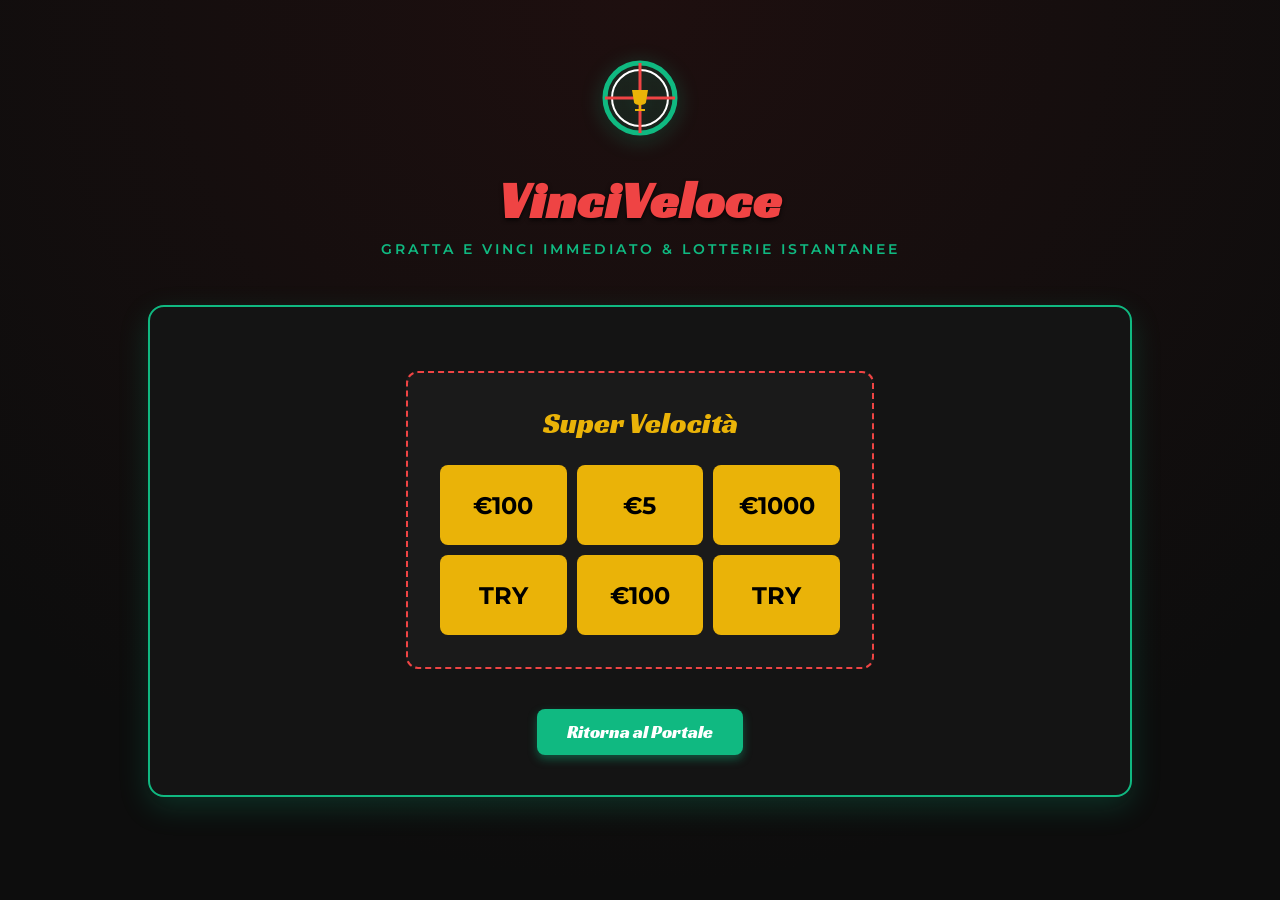
<file: vinciveloce.html>
<!DOCTYPE html>
<html lang="it">
<head>
    <meta charset="UTF-8">
    <meta name="viewport" content="width=device-width, initial-scale=1.0">
    <title>VinciVeloce.it - Gratta e Vinci Online</title>
    <style>
        @import url('https://fonts.googleapis.com/css2?family=Racing+Sans+One&family=Montserrat:wght@400;700&display=swap');
        body {
            background-color: #0d0d0d;
            color: #f3f4f6;
            font-family: 'Montserrat', sans-serif;
            margin: 0;
            padding: 0;
            background-image: radial-gradient(circle at top, #1e0f0f 0%, #0d0d0d 80%);
            min-height: 100vh;
            display: flex;
            flex-direction: column;
            align-items: center;
        }
        header {
            text-align: center;
            padding: 3rem 1rem 1rem;
        }
        svg {
            width: 100px;
            height: 100px;
            filter: drop-shadow(0 4px 10px rgba(16, 185, 129, 0.4));
        }
        h1 {
            font-family: 'Racing Sans One', cursive;
            font-size: 3.2rem;
            color: #ef4444;
            margin: 1rem 0 0.5rem;
            text-shadow: 0 2px 4px rgba(0,0,0,0.8);
            letter-spacing: 1px;
        }
        .tagline {
            color: #10b981;
            text-transform: uppercase;
            letter-spacing: 3px;
            font-size: 0.85rem;
            margin-bottom: 2rem;
            font-weight: 600;
        }
        .main-container {
            max-width: 900px;
            width: 90%;
            background: #141414;
            border: 2px solid #10b981;
            box-shadow: 0 10px 30px rgba(16, 185, 129, 0.2);
            border-radius: 16px;
            padding: 2.5rem;
            margin-bottom: 3rem;
            text-align: center;
        }
        .scratch-card {
            border: 2px dashed #ef4444;
            background: #1a1a1a;
            border-radius: 12px;
            padding: 2rem;
            margin: 1.5rem auto 2.5rem;
            max-width: 400px;
        }
        .scratch-title {
            font-family: 'Racing Sans One', cursive;
            color: #eab308;
            font-size: 1.8rem;
            margin-bottom: 1.5rem;
        }
        .scratch-grid {
            display: grid;
            grid-template-columns: repeat(3, 1fr);
            gap: 10px;
        }
        .scratch-box {
            background: #eab308;
            height: 80px;
            border-radius: 8px;
            display: flex;
            justify-content: center;
            align-items: center;
            font-size: 1.5rem;
            font-weight: bold;
            color: #000;
            cursor: pointer;
            transition: all 0.3s;
        }
        .scratch-box:hover {
            transform: scale(1.05);
            background: #fff;
        }
        .btn-back {
            background: #10b981;
            color: #ffffff;
            border: none;
            padding: 12px 30px;
            border-radius: 8px;
            font-family: 'Racing Sans One', cursive;
            font-size: 1.1rem;
            text-decoration: none;
            cursor: pointer;
            transition: background 0.2s;
            display: inline-block;
            box-shadow: 0 4px 10px rgba(16, 185, 129, 0.4);
        }
        .btn-back:hover {
            background: #059669;
        }
    </style>
</head>
<body>
    <header>
        <svg viewBox="0 0 100 100" xmlns="http://www.w3.org/2000/svg">
            <circle cx="50" cy="50" r="35" fill="none" stroke="#10b981" stroke-width="5"/>
            <circle cx="50" cy="50" r="28" fill="none" stroke="#fff" stroke-width="2"/>
            <path d="M50,15 L50,85 M15,50 L85,50" stroke="#ef4444" stroke-width="3"/>
            <path d="M42,42 L58,42 L56,54 C56,58 44,58 44,54 Z" fill="#eab308"/>
            <path d="M50,56 L50,62 M45,62 L55,62" stroke="#eab308" stroke-width="2"/>
        </svg>
        <h1>VinciVeloce</h1>
        <div class="tagline">Gratta e Vinci Immediato &amp; Lotterie Istantanee</div>
    </header>

    <div class="main-container">
        <div class="scratch-card">
            <div class="scratch-title">Super Velocità</div>
            <div class="scratch-grid">
                <div class="scratch-box">€100</div>
                <div class="scratch-box">€5</div>
                <div class="scratch-box">€1000</div>
                <div class="scratch-box">TRY</div>
                <div class="scratch-box">€100</div>
                <div class="scratch-box">TRY</div>
            </div>
        </div>

        <a href="index.html" class="btn-back">Ritorna al Portale</a>
    </div>
</body>
</html>
</file>
<file: style.css>
/* Modern Premium Design System for Günther & Guhner AG */
@import url('https://fonts.googleapis.com/css2?family=Inter:wght@300;400;500;600&family=Outfit:wght@400;500;600;700;800&display=swap');

:root {
    --bg-dark: #0a0b10;
    --bg-card: rgba(20, 24, 38, 0.6);
    --border-color: rgba(255, 255, 255, 0.08);
    --text-primary: #f3f4f6;
    --text-secondary: #9ca3af;
    --primary-glow: radial-gradient(circle, rgba(99, 102, 241, 0.15) 0%, rgba(0, 0, 0, 0) 70%);
    
    /* G&G Colors */
    --gold: #d4af37;
    --gold-glow: rgba(212, 175, 55, 0.3);
    --indigo: #6366f1;
    --indigo-glow: rgba(99, 102, 241, 0.4);
    --emerald: #10b981;
    --rose: #f43f5e;
    --amber: #f59e0b;
}

* {
    box-sizing: border-box;
    margin: 0;
    padding: 0;
    scroll-behavior: smooth;
}

body {
    background-color: var(--bg-dark);
    color: var(--text-primary);
    font-family: 'Inter', sans-serif;
    overflow-x: hidden;
    line-height: 1.6;
}

h1, h2, h3, h4 {
    font-family: 'Outfit', sans-serif;
    font-weight: 700;
}

/* Background Gradients */
.glow-bg {
    position: fixed;
    width: 600px;
    height: 600px;
    background: radial-gradient(circle, rgba(99, 102, 241, 0.08) 0%, rgba(0,0,0,0) 70%);
    top: -200px;
    right: -200px;
    pointer-events: none;
    z-index: -1;
}

.glow-bg-bottom {
    position: fixed;
    width: 800px;
    height: 800px;
    background: radial-gradient(circle, rgba(212, 175, 55, 0.05) 0%, rgba(0,0,0,0) 70%);
    bottom: -300px;
    left: -300px;
    pointer-events: none;
    z-index: -1;
}

/* Navbar */
nav {
    display: flex;
    justify-content: space-between;
    align-items: center;
    padding: 1.5rem 5%;
    background: rgba(10, 11, 16, 0.8);
    backdrop-filter: blur(12px);
    border-bottom: 1px solid var(--border-color);
    position: sticky;
    top: 0;
    z-index: 100;
}

.nav-logo {
    display: flex;
    align-items: center;
    gap: 12px;
}

.nav-logo svg {
    width: 40px;
    height: 40px;
    filter: drop-shadow(0 0 8px var(--gold-glow));
}

.nav-logo span {
    font-family: 'Outfit', sans-serif;
    font-size: 1.4rem;
    font-weight: 800;
    letter-spacing: 0.5px;
    background: linear-gradient(135deg, #ffffff 0%, var(--gold) 100%);
    -webkit-background-clip: text;
    -webkit-text-fill-color: transparent;
}

.nav-links {
    display: flex;
    list-style: none;
    gap: 30px;
}

.nav-links a {
    color: var(--text-secondary);
    text-decoration: none;
    font-weight: 500;
    font-size: 0.95rem;
    transition: color 0.3s, text-shadow 0.3s;
}

.nav-links a:hover {
    color: #ffffff;
    text-shadow: 0 0 10px rgba(255,255,255,0.4);
}

/* Hero Section */
.hero {
    text-align: center;
    padding: 6rem 5% 4rem;
    position: relative;
}

.hero-subtitle {
    color: var(--gold);
    font-size: 0.9rem;
    font-weight: 600;
    letter-spacing: 3px;
    text-transform: uppercase;
    margin-bottom: 1rem;
    display: inline-block;
    padding: 4px 12px;
    background: rgba(212, 175, 55, 0.1);
    border: 1px solid rgba(212, 175, 55, 0.2);
    border-radius: 20px;
}

.hero h1 {
    font-size: 3.5rem;
    line-height: 1.2;
    margin-bottom: 1.5rem;
    background: linear-gradient(to right, #ffffff, #9ca3af, var(--gold));
    -webkit-background-clip: text;
    -webkit-text-fill-color: transparent;
}

.hero p {
    font-size: 1.2rem;
    color: var(--text-secondary);
    max-width: 700px;
    margin: 0 auto 2.5rem;
}

/* Grid & Cards (Brands) */
.section-title {
    text-align: center;
    margin-bottom: 3rem;
    font-size: 2.2rem;
    position: relative;
    padding-bottom: 10px;
}

.section-title::after {
    content: '';
    position: absolute;
    width: 60px;
    height: 3px;
    background: var(--gold);
    bottom: 0;
    left: 50%;
    transform: translateX(-50%);
    border-radius: 2px;
}

.brands-container {
    padding: 2rem 5% 5rem;
    max-width: 1300px;
    margin: 0 auto;
}

.brands-grid {
    display: grid;
    grid-template-columns: repeat(auto-fill, minmax(320px, 1fr));
    gap: 25px;
}

.brand-card {
    background: var(--bg-card);
    border: 1px solid var(--border-color);
    border-radius: 16px;
    padding: 2rem;
    backdrop-filter: blur(16px);
    transition: transform 0.4s cubic-bezier(0.165, 0.84, 0.44, 1), border-color 0.4s, box-shadow 0.4s;
    position: relative;
    overflow: hidden;
}

.brand-card::before {
    content: '';
    position: absolute;
    top: 0;
    left: 0;
    width: 100%;
    height: 100%;
    background: linear-gradient(180deg, rgba(255,255,255,0.02) 0%, transparent 100%);
    pointer-events: none;
}

.brand-card:hover {
    transform: translateY(-8px);
    border-color: rgba(212, 175, 55, 0.3);
    box-shadow: 0 12px 30px rgba(0, 0, 0, 0.5), 0 0 1px 1px rgba(212, 175, 55, 0.2);
}

.brand-header {
    display: flex;
    justify-content: space-between;
    align-items: center;
    margin-bottom: 1.5rem;
}

.brand-logo-container {
    height: 60px;
    display: flex;
    align-items: center;
}

.brand-logo-container svg {
    height: 55px;
    width: auto;
}

.brand-flag {
    font-size: 1.5rem;
    background: rgba(255, 255, 255, 0.05);
    padding: 4px 10px;
    border-radius: 8px;
    border: 1px solid rgba(255,255,255,0.05);
}

.brand-name {
    font-size: 1.3rem;
    margin-bottom: 0.5rem;
    color: #ffffff;
}

.brand-desc {
    color: var(--text-secondary);
    font-size: 0.9rem;
    margin-bottom: 1.5rem;
    min-height: 54px;
}

.brand-meta {
    display: flex;
    justify-content: space-between;
    align-items: center;
    border-top: 1px solid rgba(255, 255, 255, 0.05);
    padding-top: 1rem;
    font-size: 0.85rem;
}

.brand-domain {
    font-family: monospace;
    color: var(--gold);
}

.brand-badge {
    padding: 3px 8px;
    border-radius: 4px;
    font-size: 0.75rem;
    font-weight: 600;
    text-transform: uppercase;
}

.badge-live {
    background: rgba(16, 185, 129, 0.1);
    color: var(--emerald);
    border: 1px solid rgba(16, 185, 129, 0.2);
}

.badge-sports {
    background: rgba(99, 102, 241, 0.1);
    color: var(--indigo);
    border: 1px solid rgba(99, 102, 241, 0.2);
}

.badge-swiss {
    background: rgba(244, 63, 94, 0.1);
    color: var(--rose);
    border: 1px solid rgba(244, 63, 94, 0.2);
}

/* Incident Presentation Section */
.presentation-section {
    background: #0d0f17;
    border-top: 1px solid var(--border-color);
    border-bottom: 1px solid var(--border-color);
    padding: 6rem 5%;
}

.presentation-container {
    max-width: 1100px;
    margin: 0 auto;
}

.slide-box {
    background: rgba(16, 20, 35, 0.8);
    border: 1px solid rgba(255, 255, 255, 0.05);
    border-radius: 24px;
    padding: 3rem;
    position: relative;
    box-shadow: 0 20px 50px rgba(0,0,0,0.6);
    overflow: hidden;
}

.slide-glow {
    position: absolute;
    width: 300px;
    height: 300px;
    border-radius: 50%;
    top: -150px;
    left: -150px;
    background: radial-gradient(circle, rgba(244, 63, 94, 0.15) 0%, rgba(0,0,0,0) 70%);
    transition: background 0.5s;
    pointer-events: none;
}

.slide-content {
    display: none;
    animation: fadeIn 0.6s ease;
}

.slide-content.active {
    display: block;
}

@keyframes fadeIn {
    from { opacity: 0; transform: translateY(15px); }
    to { opacity: 1; transform: translateY(0); }
}

.slide-header {
    display: flex;
    justify-content: space-between;
    align-items: center;
    margin-bottom: 2rem;
}

.slide-tag {
    font-size: 0.8rem;
    font-weight: 700;
    text-transform: uppercase;
    letter-spacing: 2px;
    color: var(--rose);
    padding: 4px 12px;
    background: rgba(244, 63, 94, 0.1);
    border: 1px solid rgba(244, 63, 94, 0.2);
    border-radius: 6px;
}

.slide-number {
    font-family: 'Outfit', sans-serif;
    color: var(--text-secondary);
    font-weight: 600;
}

.slide-title {
    font-size: 2.2rem;
    margin-bottom: 1.5rem;
    color: #ffffff;
}

.slide-grid {
    display: grid;
    grid-template-columns: 1fr 1fr;
    gap: 3rem;
    align-items: center;
}

@media (max-width: 768px) {
    .slide-grid {
        grid-template-columns: 1fr;
        gap: 2rem;
    }
}

.slide-text p {
    color: var(--text-secondary);
    font-size: 1.05rem;
    margin-bottom: 1.5rem;
}

.slide-list {
    list-style: none;
}

.slide-list li {
    display: flex;
    align-items: flex-start;
    gap: 12px;
    margin-bottom: 1rem;
    color: var(--text-primary);
}

.slide-list li svg {
    width: 20px;
    height: 20px;
    margin-top: 3px;
    flex-shrink: 0;
}

.icon-red { color: var(--rose); }
.icon-blue { color: var(--indigo); }
.icon-gold { color: var(--gold); }
.icon-green { color: var(--emerald); }

.slide-visual {
    background: rgba(255, 255, 255, 0.02);
    border: 1px solid rgba(255, 255, 255, 0.04);
    border-radius: 16px;
    padding: 1.5rem;
    display: flex;
    justify-content: center;
    align-items: center;
    position: relative;
    min-height: 300px;
}

/* Interactive slide navigation */
.slide-controls {
    display: flex;
    justify-content: space-between;
    align-items: center;
    margin-top: 2.5rem;
    border-top: 1px solid rgba(255, 255, 255, 0.06);
    padding-top: 1.5rem;
}

.slide-dots {
    display: flex;
    gap: 10px;
}

.dot {
    width: 10px;
    height: 10px;
    border-radius: 50%;
    background: rgba(255, 255, 255, 0.2);
    cursor: pointer;
    transition: background 0.3s, transform 0.3s;
}

.dot.active {
    background: var(--gold);
    transform: scale(1.3);
}

.btn-nav {
    background: rgba(255, 255, 255, 0.05);
    border: 1px solid rgba(255, 255, 255, 0.1);
    color: #ffffff;
    padding: 10px 20px;
    border-radius: 8px;
    cursor: pointer;
    font-weight: 600;
    font-size: 0.9rem;
    transition: background 0.3s, transform 0.2s;
    font-family: 'Outfit', sans-serif;
}

.btn-nav:hover {
    background: rgba(255, 255, 255, 0.1);
}

.btn-nav:disabled {
    opacity: 0.3;
    cursor: not-allowed;
}

.btn-primary {
    background: var(--gold);
    color: #000000;
    border: none;
    box-shadow: 0 0 15px rgba(212, 175, 55, 0.3);
}

.btn-primary:hover {
    background: #e2be49;
    transform: translateY(-1px);
}

/* Technical / Legal Sections */
.details-section {
    padding: 6rem 5%;
    max-width: 1200px;
    margin: 0 auto;
}

.tabs-container {
    margin-top: 3rem;
}

.tabs-header {
    display: flex;
    justify-content: center;
    gap: 15px;
    border-bottom: 1px solid var(--border-color);
    padding-bottom: 1.5rem;
    margin-bottom: 3rem;
}

.tab-btn {
    background: none;
    border: none;
    color: var(--text-secondary);
    font-family: 'Outfit', sans-serif;
    font-size: 1.1rem;
    font-weight: 600;
    cursor: pointer;
    padding: 8px 20px;
    position: relative;
    transition: color 0.3s;
}

.tab-btn.active {
    color: var(--gold);
}

.tab-btn.active::after {
    content: '';
    position: absolute;
    width: 60%;
    height: 3px;
    background: var(--gold);
    bottom: -1.65rem;
    left: 20%;
    border-radius: 2px;
}

.tab-content {
    display: none;
    animation: fadeIn 0.5s ease;
}

.tab-content.active {
    display: block;
}

.legal-grid {
    display: grid;
    grid-template-columns: 1fr 1fr;
    gap: 30px;
}

@media (max-width: 768px) {
    .legal-grid {
        grid-template-columns: 1fr;
    }
}

.legal-card {
    background: var(--bg-card);
    border: 1px solid var(--border-color);
    border-radius: 16px;
    padding: 2.5rem;
    backdrop-filter: blur(10px);
}

.legal-card h3 {
    margin-bottom: 1.5rem;
    color: #ffffff;
    font-size: 1.5rem;
}

.legal-card h4 {
    margin: 1.5rem 0 0.5rem;
    color: var(--gold);
    font-size: 1.1rem;
}

.legal-card p {
    color: var(--text-secondary);
    font-size: 0.95rem;
    margin-bottom: 1rem;
}

/* Comparative Table */
.table-wrapper {
    overflow-x: auto;
    border: 1px solid var(--border-color);
    border-radius: 16px;
}

table {
    width: 100%;
    border-collapse: collapse;
    text-align: left;
    background: var(--bg-card);
}

th, td {
    padding: 1.2rem 1.5rem;
    border-bottom: 1px solid var(--border-color);
}

th {
    background: rgba(255,255,255,0.02);
    font-family: 'Outfit', sans-serif;
    color: #ffffff;
    font-weight: 600;
}

tr:last-child td {
    border-bottom: none;
}

td {
    color: var(--text-secondary);
    font-size: 0.95rem;
    vertical-align: top;
}

td strong {
    color: #ffffff;
}

/* Diagram Animations */
.pulse-circle {
    animation: pulse 2s infinite alternate;
}

@keyframes pulse {
    0% { transform: scale(1); opacity: 0.7; }
    100% { transform: scale(1.1); opacity: 1; }
}

.flow-line {
    stroke-dasharray: 8;
    animation: dash 15s linear infinite;
}

@keyframes dash {
    to { stroke-dashoffset: -100; }
}

/* Public Statement Card */
.statement-box {
    background: linear-gradient(135deg, rgba(20,24,38,0.8) 0%, rgba(13,15,23,0.9) 100%);
    border: 1px solid var(--border-color);
    border-radius: 20px;
    padding: 3rem;
    max-width: 800px;
    margin: 0 auto;
    box-shadow: 0 15px 40px rgba(0,0,0,0.5);
    position: relative;
}

.statement-quote {
    font-size: 1.15rem;
    font-style: italic;
    color: var(--text-primary);
    line-height: 1.8;
    margin-bottom: 2rem;
}

.statement-footer {
    display: flex;
    justify-content: space-between;
    align-items: center;
    border-top: 1px solid rgba(255,255,255,0.05);
    padding-top: 1.5rem;
    color: var(--text-secondary);
    font-size: 0.9rem;
}

.statement-sign {
    color: var(--gold);
    font-weight: 600;
}

footer {
    text-align: center;
    padding: 3rem 5%;
    border-top: 1px solid var(--border-color);
    color: var(--text-secondary);
    font-size: 0.9rem;
    background: rgba(10,11,16,0.9);
}

/* Fullscreen Presentation Mode */
body.fullscreen-active {
    overflow: hidden;
}

body.fullscreen-active .presentation-section {
    position: fixed;
    top: 0;
    left: 0;
    width: 100vw;
    height: 100vh;
    background: rgba(8, 9, 13, 0.99);
    backdrop-filter: blur(30px);
    z-index: 1000;
    display: flex;
    justify-content: center;
    align-items: center;
    padding: 0;
    border: none;
    animation: modalFadeIn 0.3s ease;
}

body.fullscreen-active .presentation-section .presentation-container {
    width: 95%;
    max-width: 1200px;
}

body.fullscreen-active .presentation-section .slide-box {
    height: 85vh;
    max-height: 800px;
    display: flex;
    flex-direction: column;
    justify-content: space-between;
    border: 2px solid rgba(212, 175, 55, 0.3);
    box-shadow: 0 25px 60px rgba(0, 0, 0, 0.8), 0 0 45px rgba(212, 175, 55, 0.15);
}

body.fullscreen-active .presentation-section .slide-grid {
    height: calc(100% - 130px);
    align-items: center;
}

body.fullscreen-active .presentation-section .slide-visual svg {
    max-height: 380px;
    width: auto;
}

body.fullscreen-active .presentation-section #close-pres-btn {
    display: flex !important;
}

body.fullscreen-active .presentation-section .section-title {
    display: none;
}

body.fullscreen-active .presentation-section .pres-trigger-container {
    display: none;
}

/* Exit button styling */
#close-pres-btn {
    display: none;
    position: absolute;
    top: 25px;
    right: 25px;
    background: rgba(255, 255, 255, 0.05);
    border: 1px solid rgba(255, 255, 255, 0.1);
    color: #ffffff;
    width: 45px;
    height: 45px;
    border-radius: 50%;
    font-size: 1.3rem;
    cursor: pointer;
    justify-content: center;
    align-items: center;
    transition: all 0.3s;
    z-index: 1010;
}

#close-pres-btn:hover {
    background: var(--rose);
    border-color: var(--rose);
    transform: rotate(90deg);
}

.pres-trigger-container {
    display: flex;
    justify-content: center;
    margin-bottom: 2rem;
    gap: 15px;
}

.btn-start-presentation {
    display: flex;
    align-items: center;
    gap: 10px;
    background: linear-gradient(135deg, var(--gold) 0%, #b45309 100%);
    color: #000000;
    border: none;
    padding: 14px 28px;
    border-radius: 50px;
    font-family: 'Outfit', sans-serif;
    font-weight: 700;
    font-size: 1.05rem;
    cursor: pointer;
    transition: transform 0.2s, box-shadow 0.3s;
    box-shadow: 0 8px 20px rgba(212, 175, 55, 0.3);
}

.btn-start-presentation:hover {
    transform: translateY(-2px);
    box-shadow: 0 12px 25px rgba(212, 175, 55, 0.5);
}

.btn-start-presentation svg {
    width: 20px;
    height: 20px;
    fill: currentColor;
    margin: 0;
}

/* Presentation Fragment Animations */
.fragment {
    opacity: 0;
    transform: translateY(8px);
    transition: opacity 0.4s cubic-bezier(0.25, 0.46, 0.45, 0.94), transform 0.4s cubic-bezier(0.25, 0.46, 0.45, 0.94);
    pointer-events: none;
}

.fragment.visible {
    opacity: 1;
    transform: translateY(0);
    pointer-events: auto;
}
</file>
